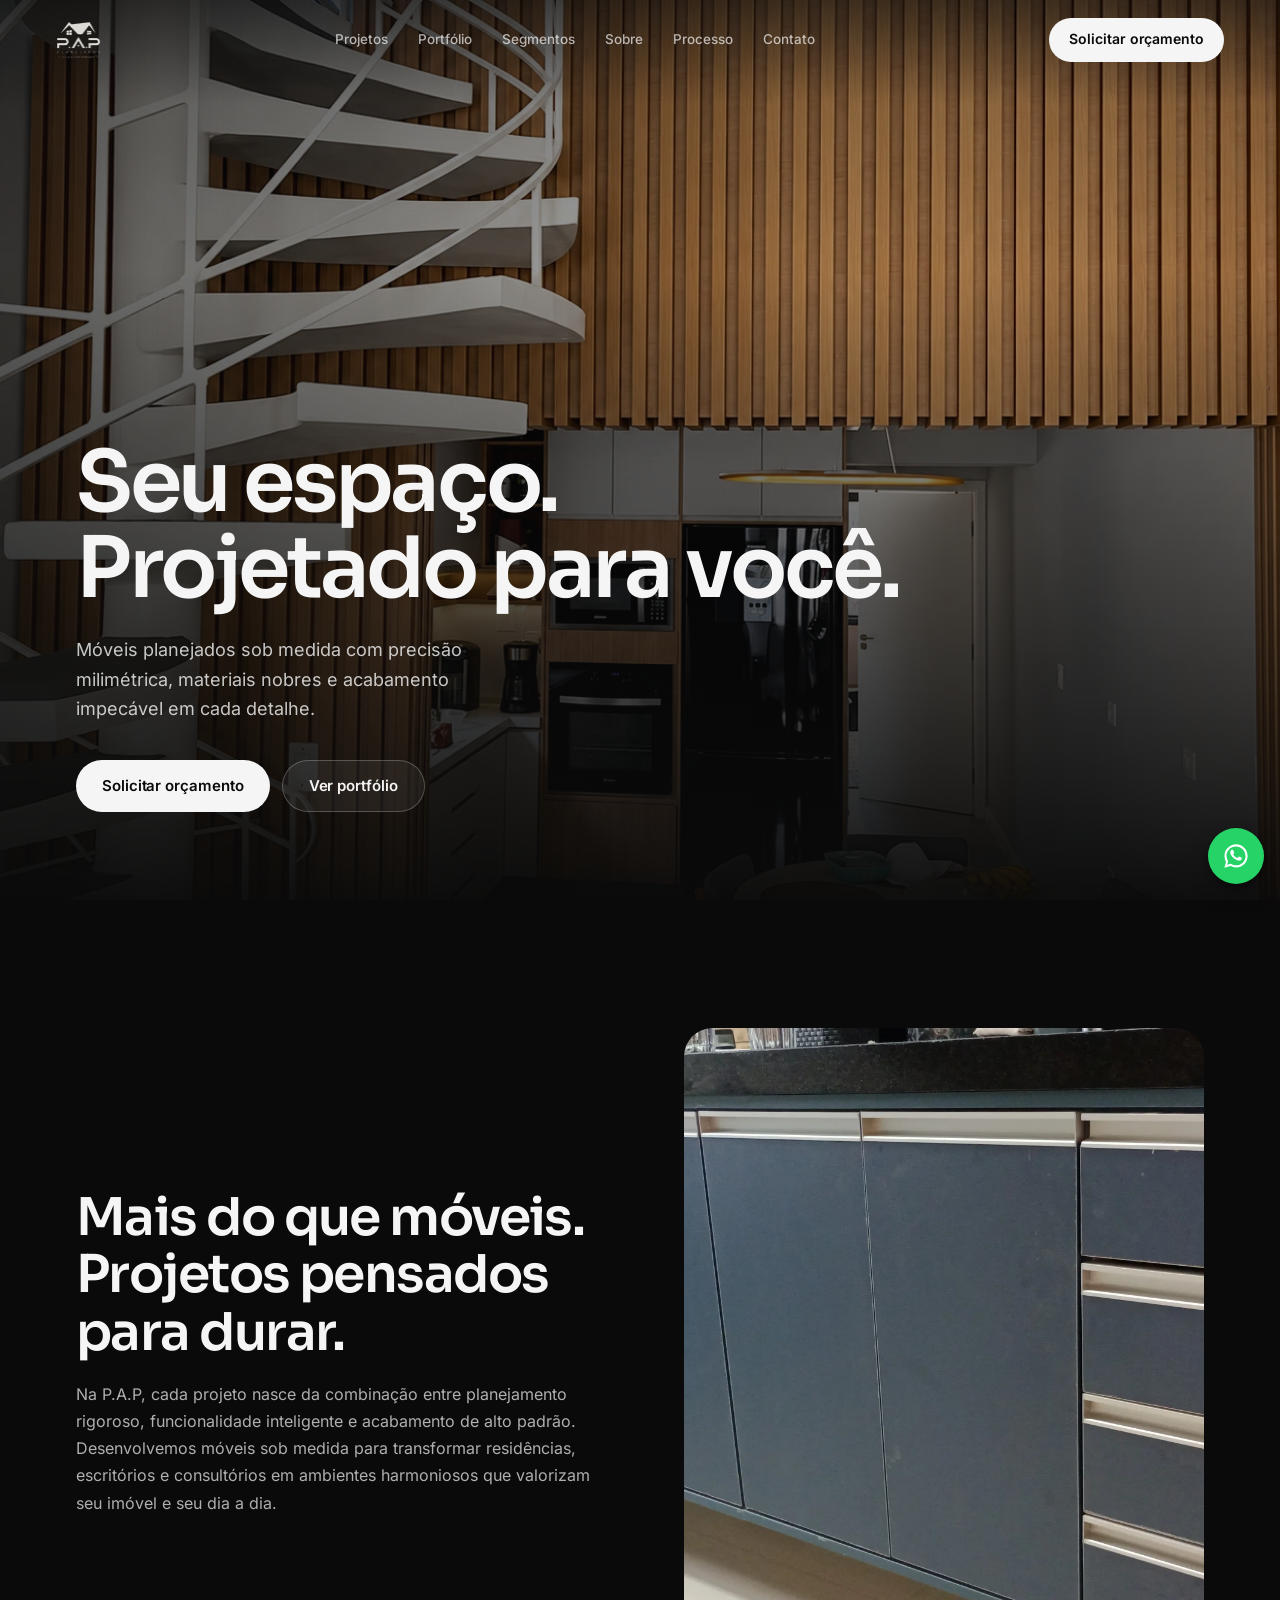
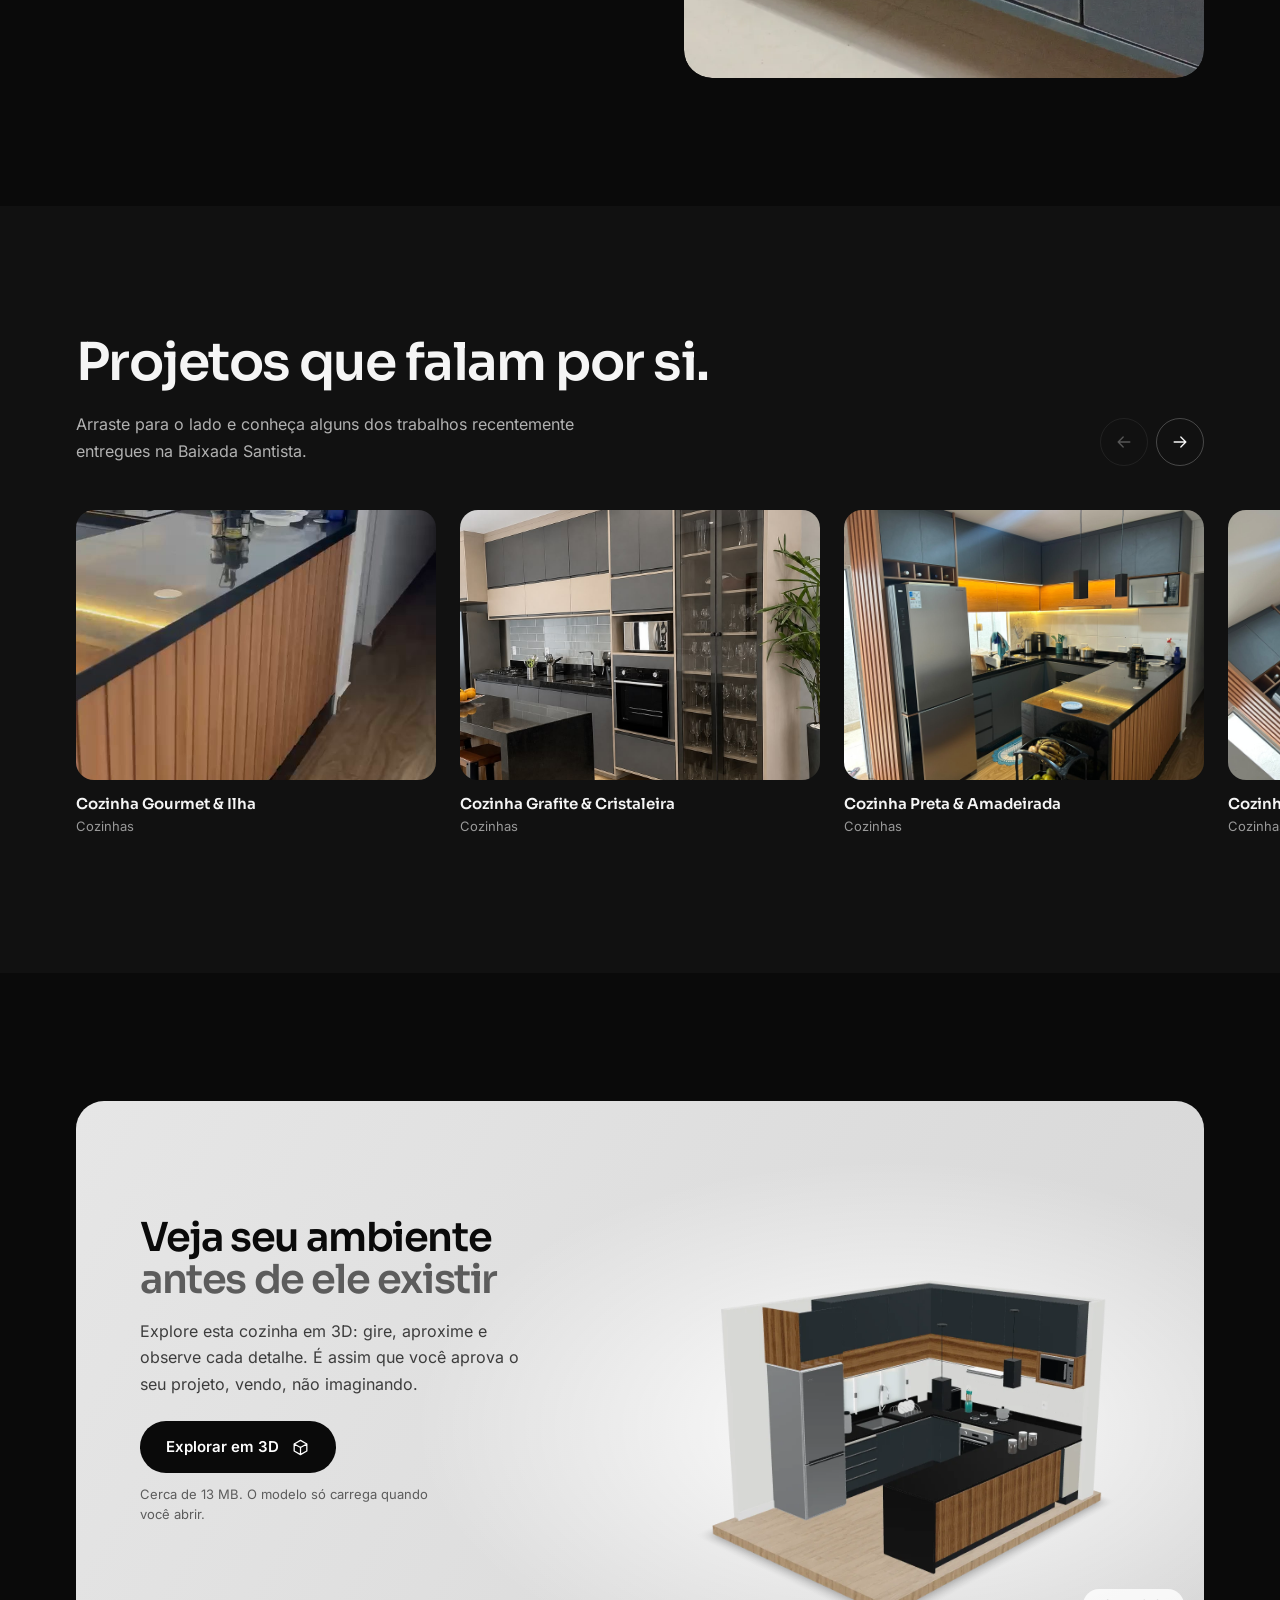
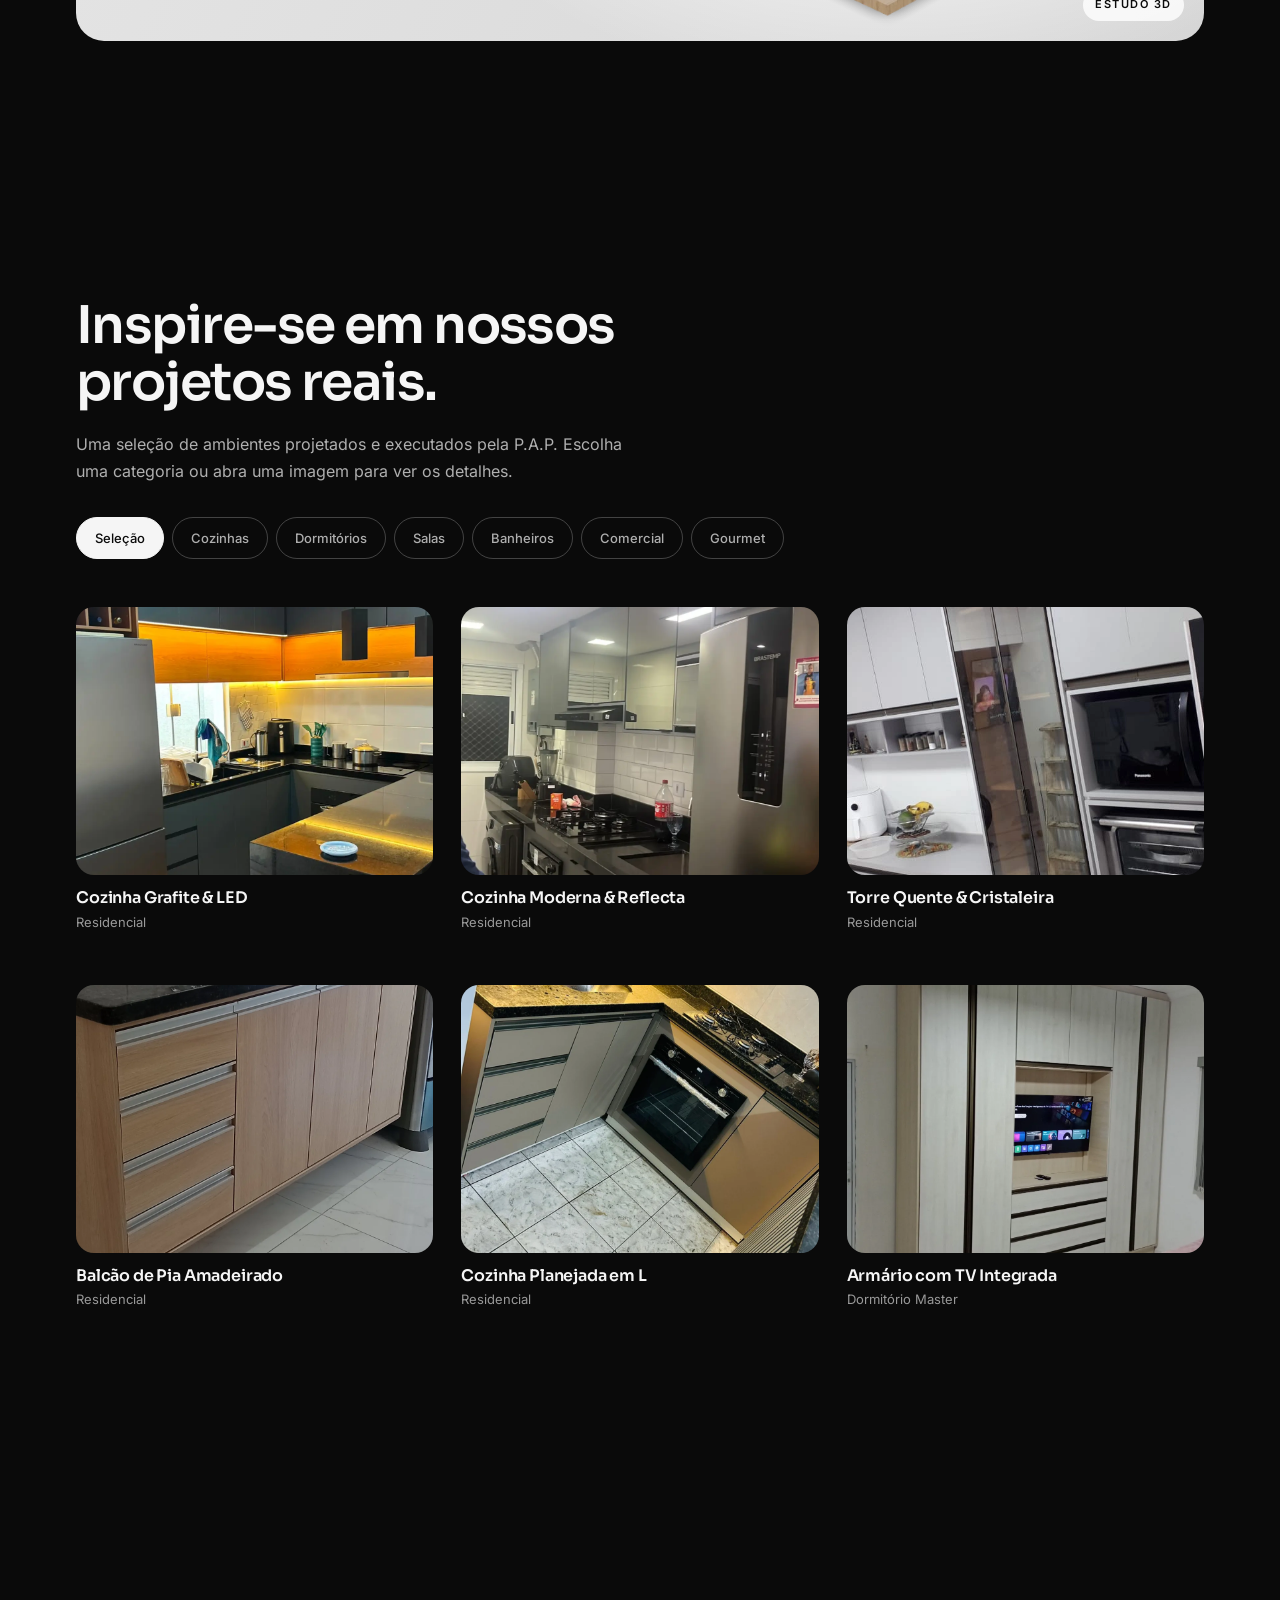
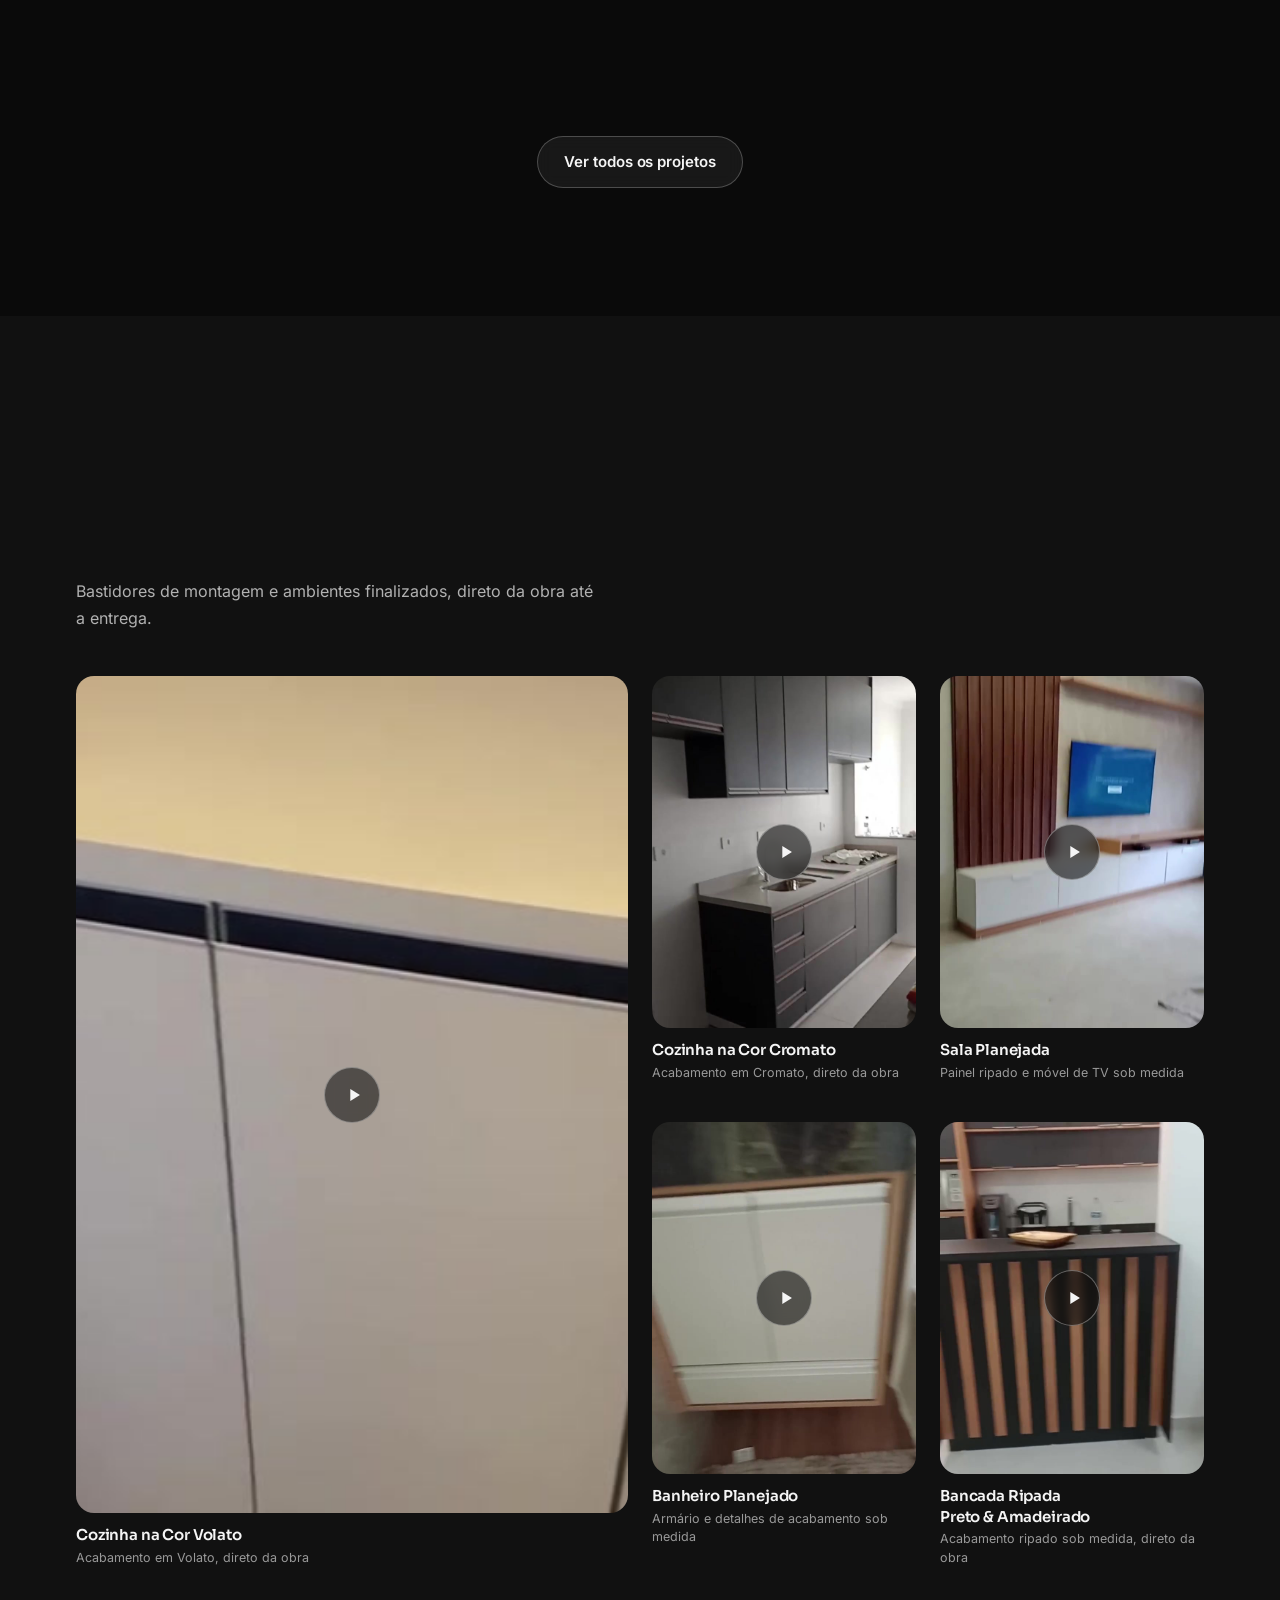
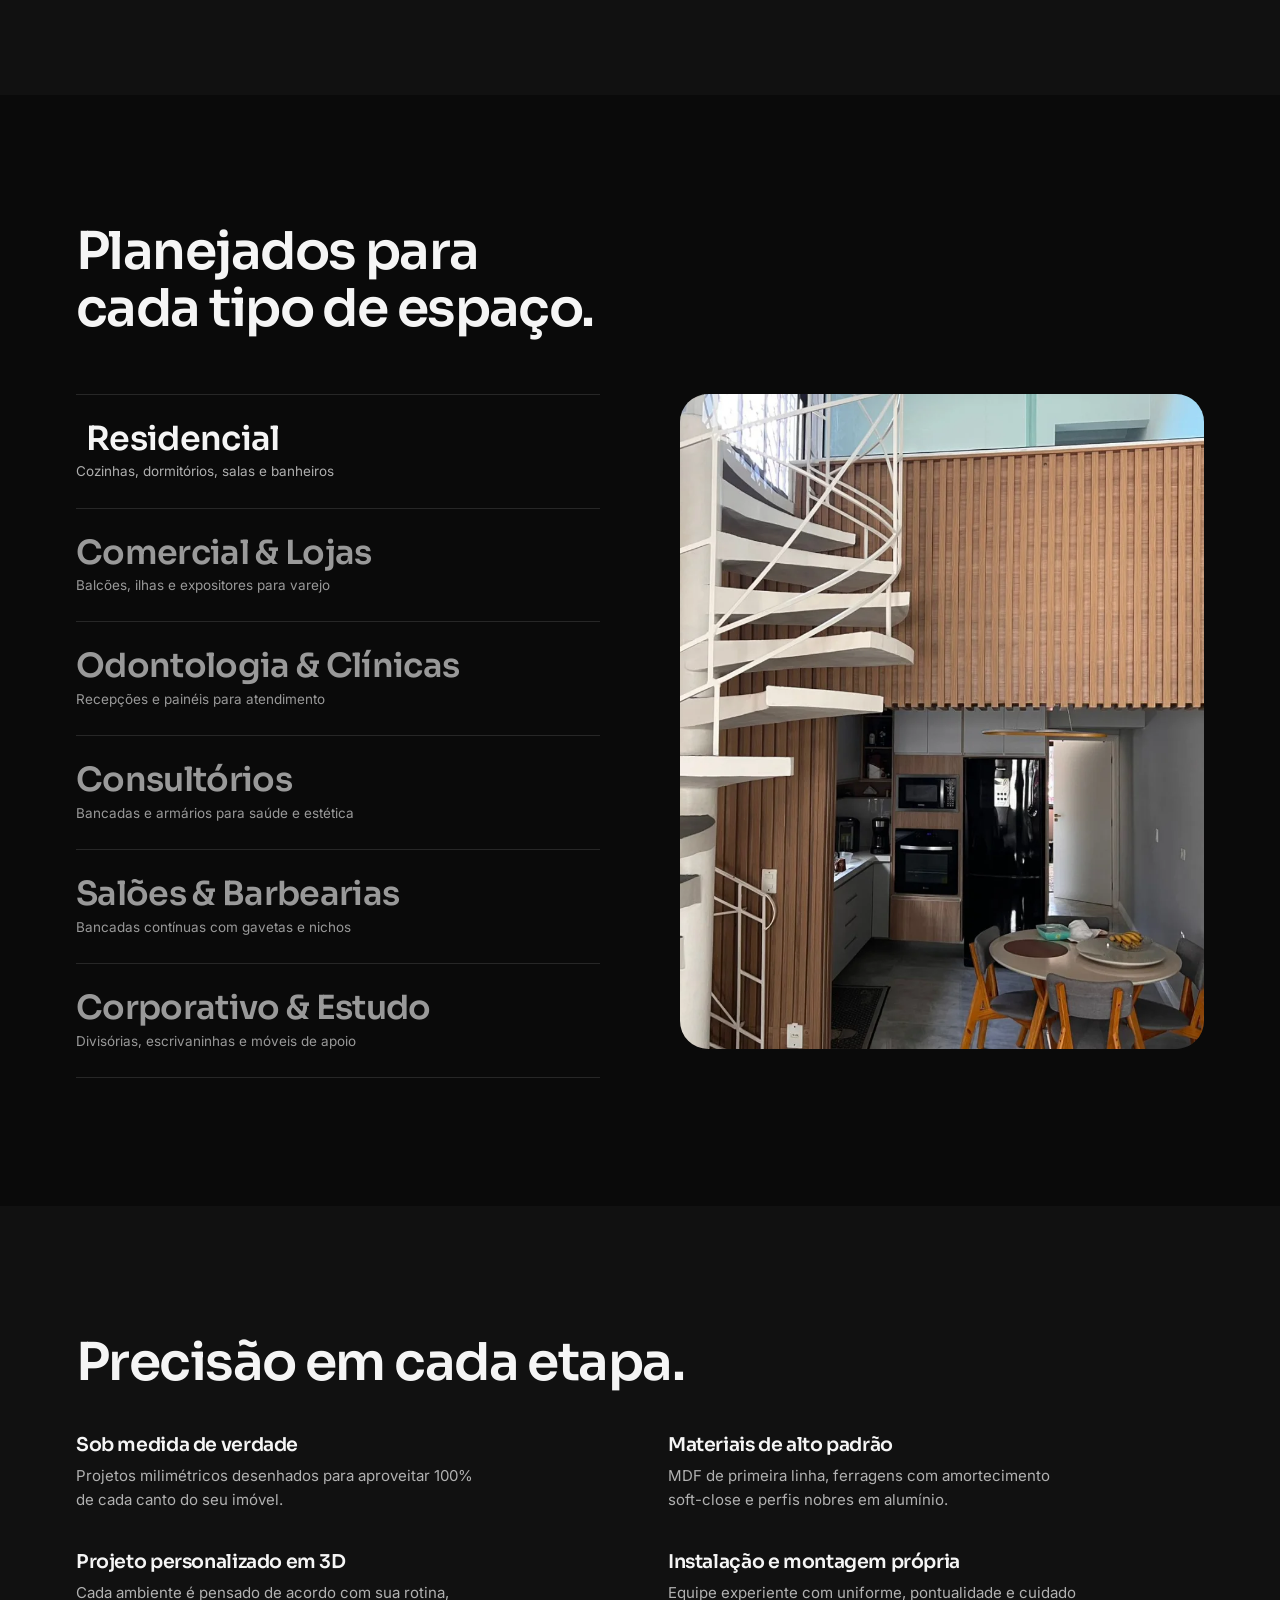
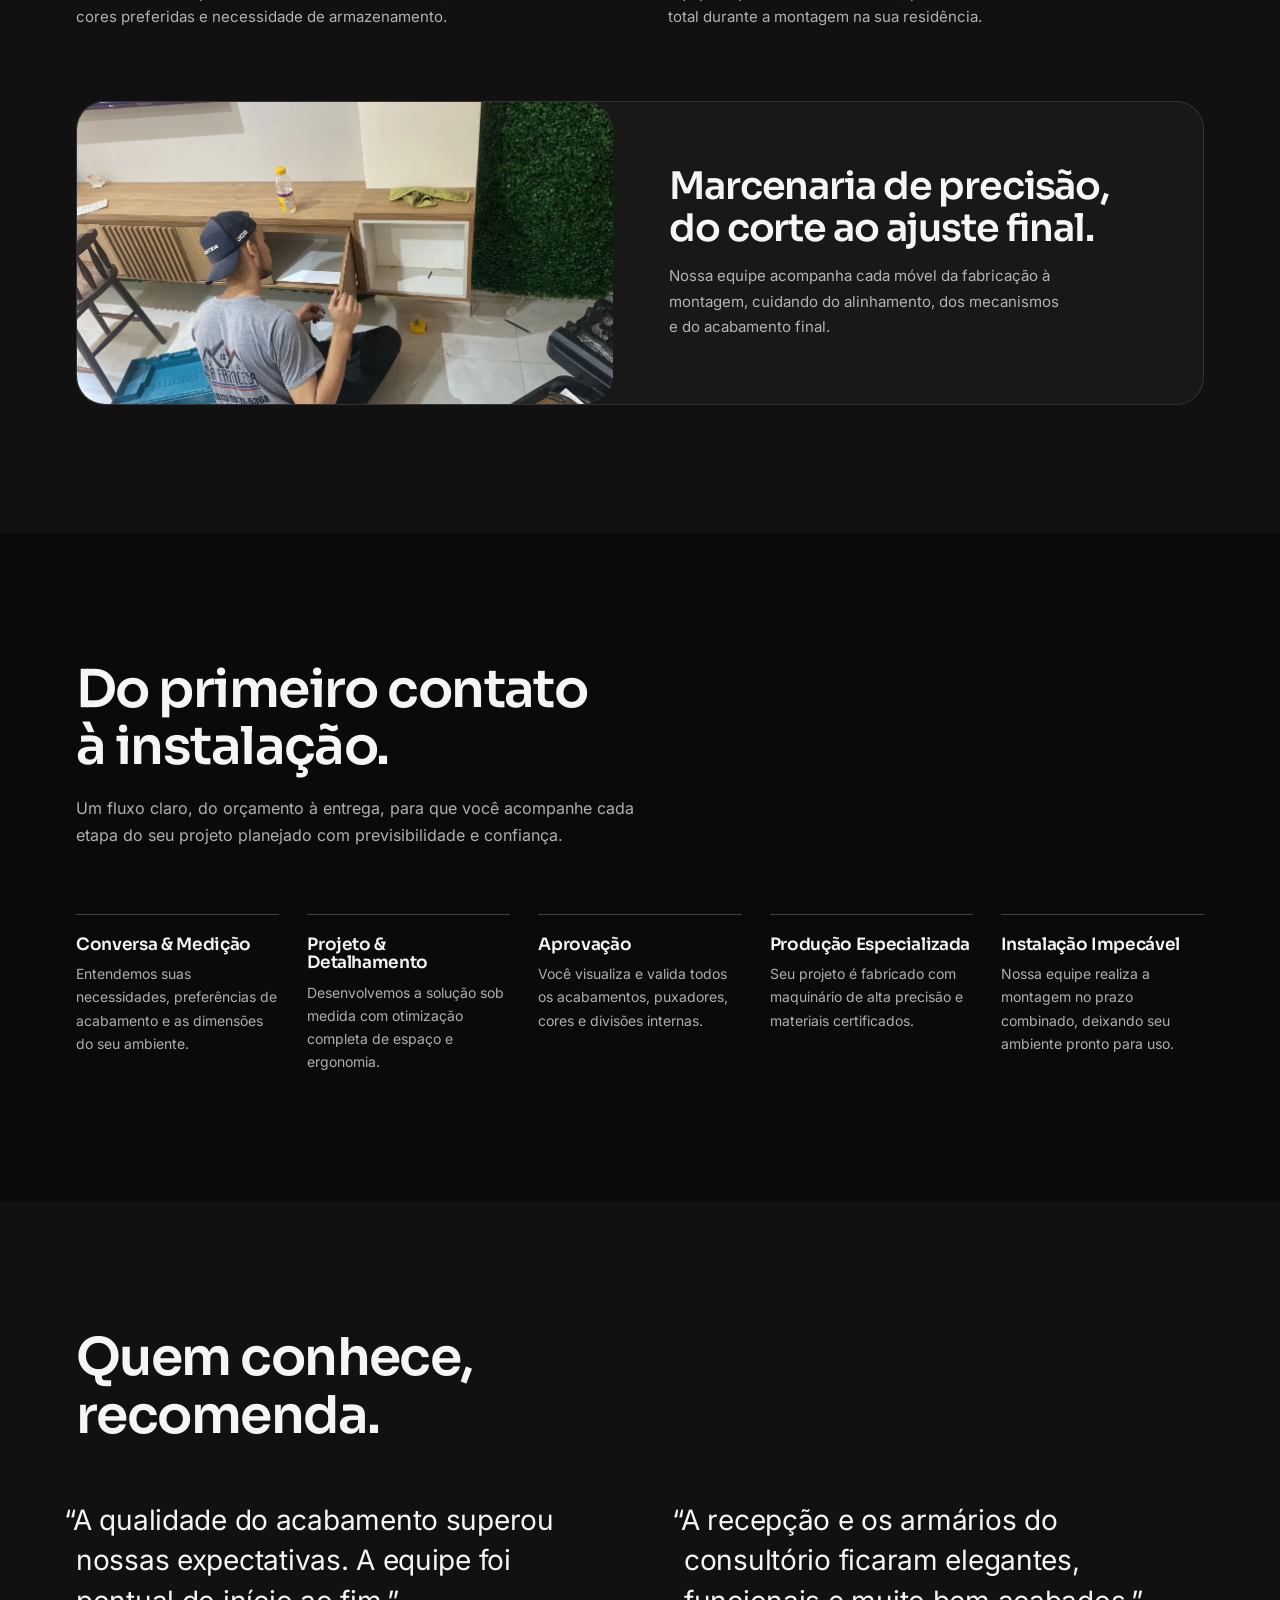
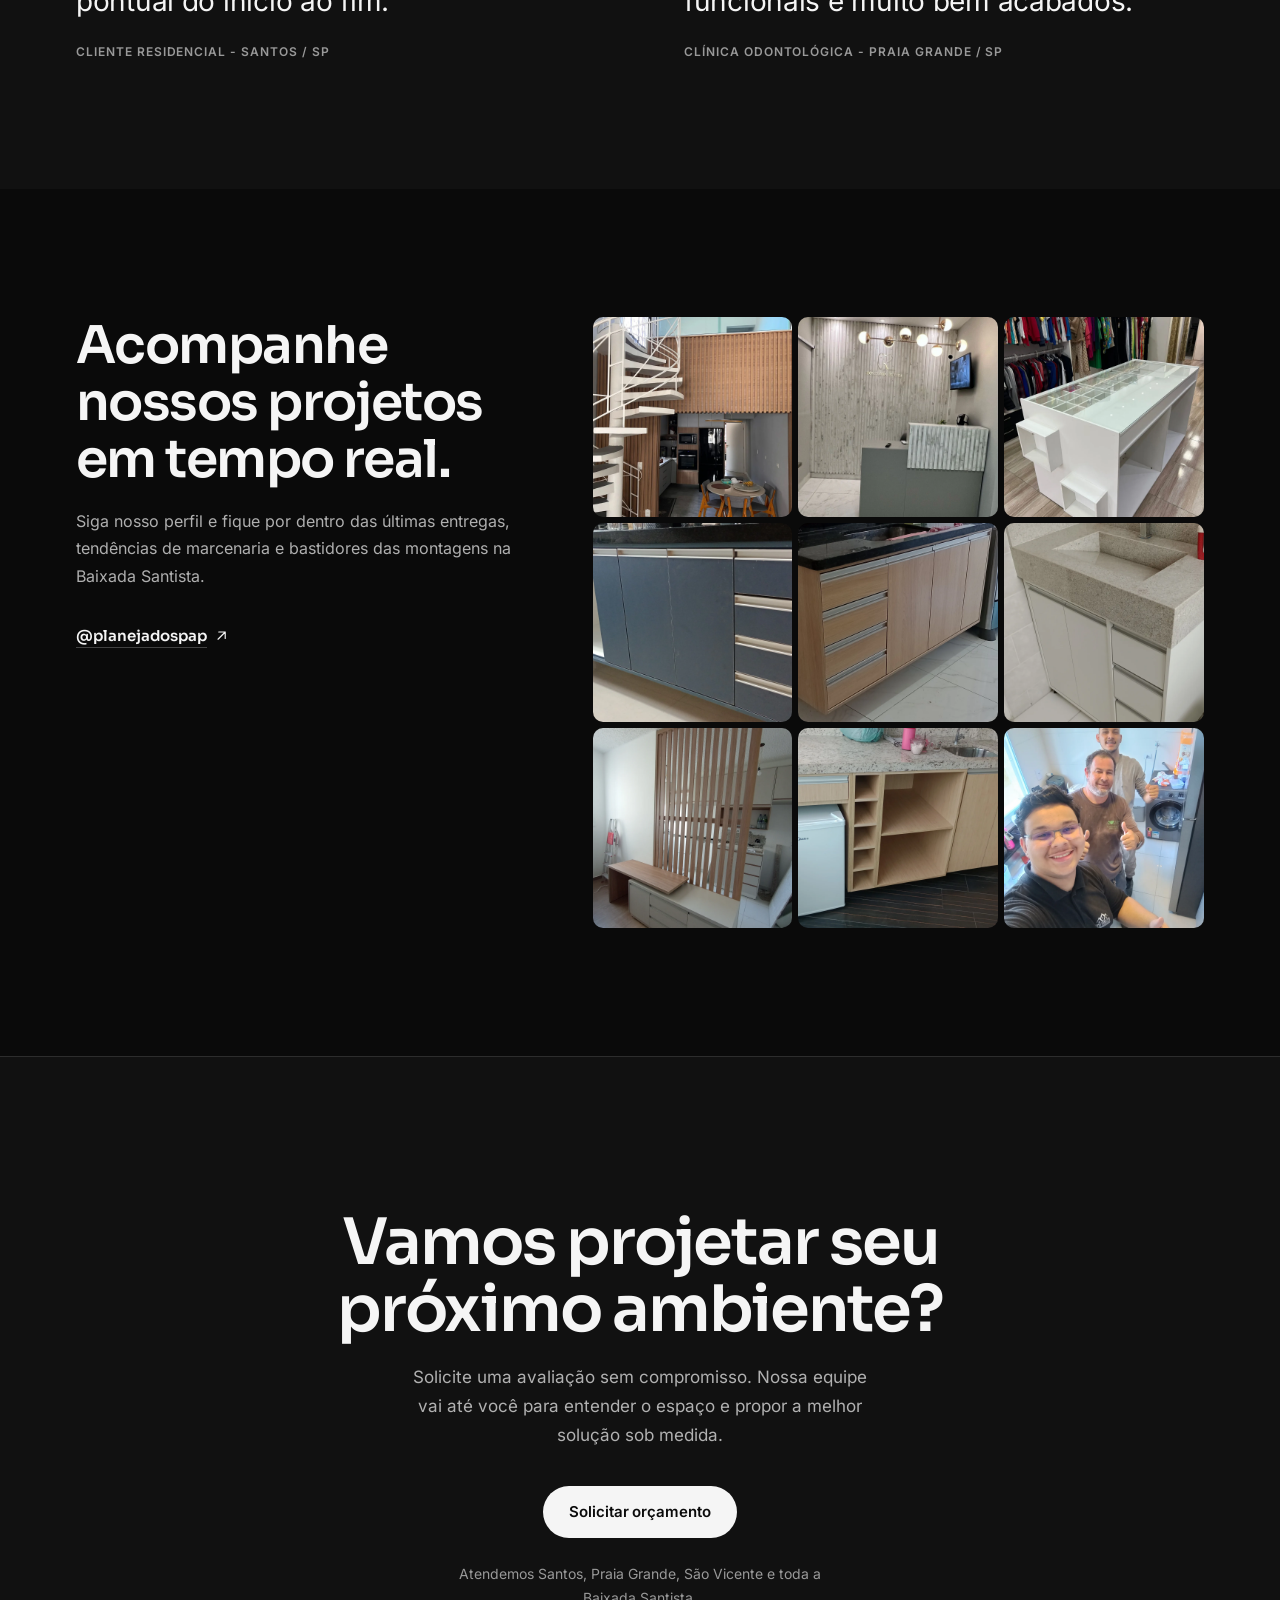
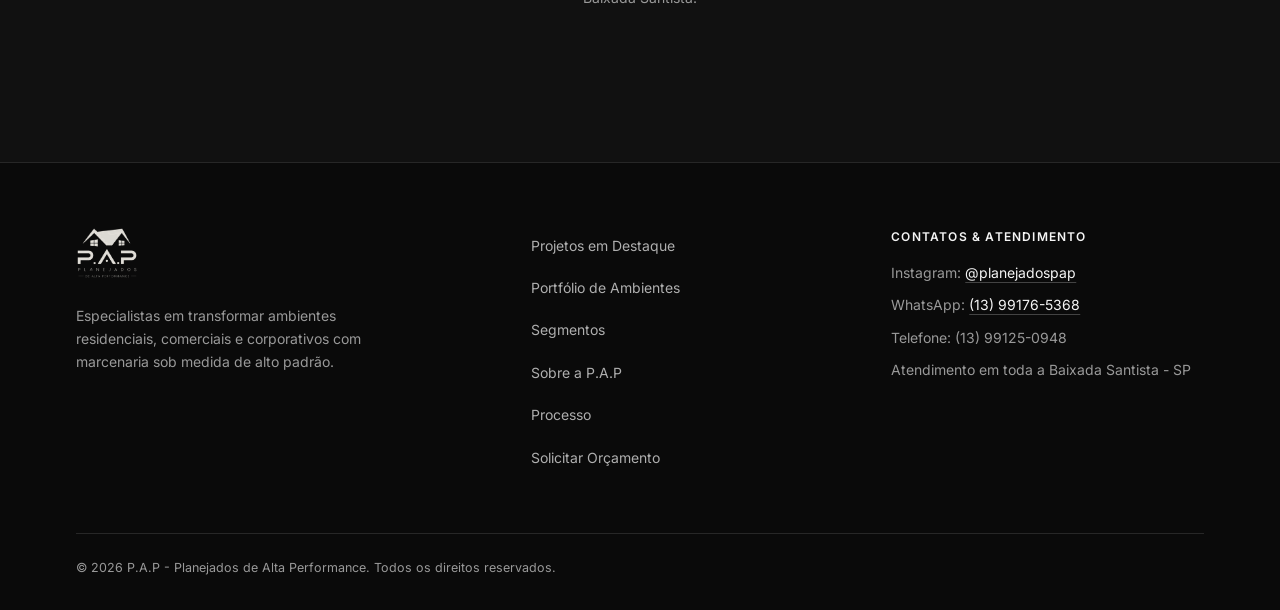
<file: index.html>
<!DOCTYPE html>
<html lang="pt-BR">
<head>
<meta charset="UTF-8">
<meta name="viewport" content="width=device-width, initial-scale=1.0, viewport-fit=cover">
<title>Móveis Planejados na Baixada Santista | P.A.P</title>
<meta name="description" content="Móveis planejados sob medida na Baixada Santista, SP. Projetos residenciais, comerciais e corporativos de alto padrão. Conheça o portfólio da P.A.P.">
<meta name="robots" content="index, follow, max-image-preview:large, max-snippet:-1, max-video-preview:-1">
<meta name="theme-color" content="#0a0a0a">
<meta name="format-detection" content="telephone=yes">
<link rel="canonical" href="https://planejadospap.com.br/">
<link rel="icon" href="/favicon.ico" sizes="any">
<link rel="icon" href="/icon-192.png" type="image/png" sizes="192x192">
<link rel="apple-touch-icon" href="/icon-192.png">
<link rel="manifest" href="/site.webmanifest">

<meta property="og:locale" content="pt_BR">
<meta property="og:type" content="website">
<meta property="og:site_name" content="P.A.P Planejados de Alta Performance">
<meta property="og:title" content="Móveis Planejados na Baixada Santista | P.A.P">
<meta property="og:description" content="Projetos de móveis planejados sob medida para residências, escritórios e consultórios na Baixada Santista.">
<meta property="og:url" content="https://planejadospap.com.br/">
<meta property="og:image" content="https://planejadospap.com.br/og-image.jpg">
<meta property="og:image:width" content="1200">
<meta property="og:image:height" content="630">
<meta property="og:image:alt" content="Projeto de móveis planejados da P.A.P">
<meta name="twitter:card" content="summary_large_image">
<meta name="twitter:title" content="Móveis Planejados na Baixada Santista | P.A.P">
<meta name="twitter:description" content="Projetos de móveis planejados sob medida para residências, escritórios e consultórios na Baixada Santista.">
<meta name="twitter:image" content="https://planejadospap.com.br/og-image.jpg">

<script type="application/ld+json">
{
  "@context": "https://schema.org",
  "@type": "HomeAndConstructionBusiness",
  "@id": "https://planejadospap.com.br/#empresa",
  "name": "P.A.P Planejados de Alta Performance",
  "url": "https://planejadospap.com.br/",
  "logo": "https://planejadospap.com.br/icon-512.png",
  "image": "https://planejadospap.com.br/og-image.jpg",
  "description": "Móveis planejados sob medida para ambientes residenciais, comerciais e corporativos na Baixada Santista.",
  "telephone": "+55 13 99176-5368",
  "areaServed": ["Santos", "Praia Grande", "São Vicente", "Baixada Santista"],
  "sameAs": ["https://www.instagram.com/planejadospap/"]
}
</script>
<link rel="preload" href="/assets/fonts/inter-latin-variable.woff2" as="font" type="font/woff2" crossorigin>
<link rel="preload" href="/assets/fonts/sora-latin-variable.woff2" as="font" type="font/woff2" crossorigin>
<link rel="stylesheet" href="/assets/css/styles.css?v=20261010-pb-3d-card">
<script>document.documentElement.classList.add('js')</script>
</head>
<body>
<a class="skip-link" href="#conteudo">Pular para o conteúdo</a>
<div id="headerSentinel" aria-hidden="true"></div>
<!-- Ícones: traço único de 1.6 em grade 24px -->
<svg class="icon-sprite" width="0" height="0" aria-hidden="true">
  <symbol id="icon-arrow-left" viewBox="0 0 24 24"><path d="M19 12H5M11 6l-6 6 6 6"/></symbol>
  <symbol id="icon-arrow-right" viewBox="0 0 24 24"><path d="M5 12h14M13 6l6 6-6 6"/></symbol>
  <symbol id="icon-arrow-up-right" viewBox="0 0 24 24"><path d="M7 17 17 7M8 7h9v9"/></symbol>
  <symbol id="icon-close" viewBox="0 0 24 24"><path d="M6 6l12 12M18 6 6 18"/></symbol>
  <symbol id="icon-instagram" viewBox="0 0 24 24"><rect x="3" y="3" width="18" height="18" rx="5"/><circle cx="12" cy="12" r="4"/><circle cx="17.4" cy="6.6" r="1" fill="currentColor" stroke="none"/></symbol>
  <symbol id="icon-play" viewBox="0 0 24 24"><path d="M8 5.5v13l10.5-6.5z" fill="currentColor" stroke="none"/></symbol>
  <symbol id="icon-cube" viewBox="0 0 24 24"><path d="m12 3 8 4.5v9L12 21l-8-4.5v-9L12 3Zm0 9 8-4.5M12 12 4 7.5M12 12v9"/></symbol>
  <symbol id="icon-orbit" viewBox="0 0 24 24"><ellipse cx="12" cy="12" rx="9" ry="3.6"/><path d="M12 3v18"/><path d="m18.6 6.4 1.2 3-3.2.4"/></symbol>
  <symbol id="icon-reset" viewBox="0 0 24 24"><path d="M4 12a8 8 0 1 0 2.4-5.7"/><path d="M4 4v4.5h4.5"/></symbol>
</svg>
<!-- ================= HEADER ================= -->
<header id="siteHeader">
  <a href="#top" class="logo" aria-label="P.A.P Planejados de Alta Performance, início"><img src="/assets/brand/logo.png" width="726" height="607" decoding="async" alt="P.A.P Planejados de Alta Performance"></a>

  <nav class="header-nav" aria-label="Navegação principal">
    <a href="#projetos">Projetos</a>
    <a href="#portfolio">Portfólio</a>
    <a href="#segmentos">Segmentos</a>
    <a href="#marca">Sobre</a>
    <a href="#processo">Processo</a>
    <a href="#contato">Contato</a>
  </nav>

  <a href="https://wa.me/5513991765368?text=Ol%C3%A1!%20Vi%20o%20site%20da%20P.A.P%20e%20gostaria%20de%20solicitar%20um%20or%C3%A7amento%20para%20m%C3%B3veis%20planejados." class="header-cta" target="_blank" rel="noopener">Solicitar orçamento</a>

  <button class="menu-btn" id="menuOpen" type="button" aria-label="Abrir menu" aria-controls="navDrawer" aria-expanded="false">
    MENU
    <span class="bars"><i></i><i></i></span>
  </button>
</header>

<!-- ================= NAV DRAWER (MOBILE) ================= -->
<div class="nav-drawer" id="navDrawer" aria-hidden="true">
  <button class="close-btn" id="menuClose" type="button" aria-label="Fechar menu">Fechar <svg class="icon" aria-hidden="true"><use href="#icon-close"/></svg></button>
  <ul>
    <li><a href="#projetos" class="nav-link">Projetos em Destaque</a></li>
    <li><a href="#portfolio" class="nav-link">Portfólio Completo</a></li>
    <li><a href="#segmentos" class="nav-link">Segmentos</a></li>
    <li><a href="#marca" class="nav-link">Sobre a P.A.P</a></li>
    <li><a href="#processo" class="nav-link">Nosso Processo</a></li>
    <li><a href="#contato" class="nav-link">Solicitar Orçamento</a></li>
  </ul>
  <div class="drawer-foot">
    <strong>BAIXADA SANTISTA - SP</strong><br>
    WhatsApp: (13) 99176-5368<br>
    @planejadospap
  </div>
</div>

<main id="conteudo">
<!-- ================= HERO ================= -->
<section class="hero" id="top">
  <div class="hero-photo">
    <img src="/assets/portfolio/hero-cozinha-escada-caracol.webp" width="1241" height="1249" alt="Cozinha planejada compacta com marcenaria em ripado de madeira e escada em caracol" fetchpriority="high">
  </div>
  <div class="hero-content">
    <h1><span class="line"><span style="--l:0">Seu espaço.</span></span> <span class="line"><span style="--l:1">Projetado para você.</span></span></h1>
    <p class="sub">Móveis planejados sob medida com precisão milimétrica, materiais nobres e acabamento impecável em cada detalhe.</p>
    <div class="hero-actions">
      <a href="https://wa.me/5513991765368?text=Ol%C3%A1!%20Vi%20o%20site%20da%20P.A.P%20e%20gostaria%20de%20solicitar%20um%20or%C3%A7amento%20para%20m%C3%B3veis%20planejados." class="btn-primary" target="_blank" rel="noopener">Solicitar orçamento</a>
      <a href="#portfolio" class="btn-secondary">Ver portfólio</a>
    </div>
  </div>
</section>

<!-- ================= MARCA ================= -->
<section class="marca sec-pad" id="marca">
  <div class="wrap">
    <div class="marca-grid">
      <div class="marca-text reveal">
        <h2 class="sec-title">Mais do que móveis. Projetos pensados para durar.</h2>
        <p class="sec-body">Na P.A.P, cada projeto nasce da combinação entre planejamento rigoroso, funcionalidade inteligente e acabamento de alto padrão. Desenvolvemos móveis sob medida para transformar residências, escritórios e consultórios em ambientes harmoniosos que valorizam seu imóvel e seu dia a dia.</p>
      </div>
      <div class="marca-photo reveal">
        <img src="assets/portfolio/656946691_18157551580436132_4123384268345423313_n.webp" alt="Detalhe de marcenaria com puxador perfil gola em alumínio e acabamento grafite" loading="lazy">
      </div>
    </div>
  </div>
</section>

<!-- ================= PROJETOS EM DESTAQUE (CAROUSEL) ================= -->
<section class="projetos sec-pad" id="projetos">
  <div class="wrap">
    <div class="gallery-header reveal">
      <div>
        <h2 class="sec-title">Projetos que falam por si.</h2>
        <p class="sec-body">Arraste para o lado e conheça alguns dos trabalhos recentemente entregues na Baixada Santista.</p>
      </div>
      <div class="gallery-controls">
        <button type="button" class="ctrl-btn" id="galleryPrev" aria-label="Projeto anterior"><svg class="icon" aria-hidden="true"><use href="#icon-arrow-left"/></svg></button>
        <button type="button" class="ctrl-btn" id="galleryNext" aria-label="Próximo projeto"><svg class="icon" aria-hidden="true"><use href="#icon-arrow-right"/></svg></button>
      </div>
    </div>
  </div>

  <div class="gallery" id="projectGallery" data-stagger>
    <div class="gcard" role="button" tabindex="0" data-modal-src="assets/portfolio/771821281_18137873269597614_3281045715636381874_n.jpg" data-modal-title="Cozinha Gourmet com Ilha Ripada" data-modal-tag="Cozinhas" data-modal-desc="Bancada americana revestida com ripado amadeirado sob medida, tampo em granito preto s&#227;o gabriel e ilumina&#231;&#227;o indireta em fita LED quente.">
      <div class="frame">
        <img src="assets/portfolio/771821281_18137873269597614_3281045715636381874_n.jpg" alt="Ilha gourmet com acabamento ripado e LED" loading="lazy">
      </div>
      <div class="meta"><span class="title">Cozinha Gourmet &amp; Ilha</span><span class="place">Cozinhas</span></div>
    </div>
    <div class="gcard" role="button" tabindex="0" data-modal-src="assets/portfolio/cozinha_grafite_cristaleira.jpg" data-modal-title="Cozinha Grafite com Cristaleira em Vidro" data-modal-tag="Cozinhas" data-modal-desc="Projeto completo com arm&#225;rios grafite fosco, cristaleira embutida com ilumina&#231;&#227;o interna, bancada em granito preto e painel ripado.">
      <div class="frame">
        <img src="assets/portfolio/cozinha_grafite_cristaleira.jpg" alt="Cozinha grafite com cristaleira em vidro e bancada preta" loading="lazy">
      </div>
      <div class="meta"><span class="title">Cozinha Grafite &amp; Cristaleira</span><span class="place">Cozinhas</span></div>
    </div>
    <div class="gcard" role="button" tabindex="0" data-modal-src="assets/portfolio/cozinha_preta_amadeirada.jpg" data-modal-title="Cozinha Preta &amp; Amadeirada com LED Quente" data-modal-tag="Cozinhas" data-modal-desc="Cozinha em U com arm&#225;rios superiores pretos, frentes amadeiradas, ilumina&#231;&#227;o indireta em LED quente e tampo em granito preto.">
      <div class="frame">
        <img src="assets/portfolio/cozinha_preta_amadeirada.jpg" alt="Cozinha preta e amadeirada com iluminação LED quente" loading="lazy">
      </div>
      <div class="meta"><span class="title">Cozinha Preta &amp; Amadeirada</span><span class="place">Cozinhas</span></div>
    </div>
    <div class="gcard" role="button" tabindex="0" data-modal-src="assets/portfolio/cozinha_amadeirada_led.jpg" data-modal-title="Cozinha Planejada em U com LED" data-modal-tag="Cozinhas" data-modal-desc="Vista completa da cozinha em U com ilha, ripado amadeirado no balc&#227;o, arm&#225;rios pretos e ilumina&#231;&#227;o LED embutida sob os superiores.">
      <div class="frame">
        <img src="assets/portfolio/cozinha_amadeirada_led.jpg" alt="Cozinha planejada em U com ilha amadeirada e LED" loading="lazy">
      </div>
      <div class="meta"><span class="title">Cozinha em U &amp; Ilha</span><span class="place">Cozinhas</span></div>
    </div>
    <div class="gcard" role="button" tabindex="0" data-modal-src="assets/portfolio/painel_led_curvo.jpg" data-modal-title="Painel com Nichos para TV e Rack Suspenso" data-modal-tag="Salas" data-modal-desc="Painel planejado com nichos embutidos para TV, arm&#225;rios superiores e gaveteiro suspenso com acabamento em laca branca.">
      <div class="frame">
        <img src="assets/portfolio/painel_led_curvo.jpg" alt="Painel planejado com nichos para TV e rack suspenso em laca branca" loading="lazy">
      </div>
      <div class="meta"><span class="title">Painel Home Theater</span><span class="place">Salas</span></div>
    </div>
    <div class="gcard" role="button" tabindex="0" data-modal-src="assets/portfolio/painel_ripado_rack_branco.jpg" data-modal-title="Painel Ripado com Prateleira Flutuante e Rack Baixo" data-modal-tag="Salas" data-modal-desc="Painel de TV com ripado amadeirado, prateleira flutuante em madeira e rack baixo modulado em laca branca com base e nicho em madeira.">
      <div class="frame">
        <img src="assets/portfolio/painel_ripado_rack_branco.jpg" alt="Painel de TV ripado com prateleira flutuante e rack baixo branco" loading="lazy">
      </div>
      <div class="meta"><span class="title">Painel Ripado &amp; Rack Baixo</span><span class="place">Salas</span></div>
    </div>
    <div class="gcard" role="button" tabindex="0" data-modal-src="assets/portfolio/626861431_18199326178327324_4661150930446564441_n.webp" data-modal-title="Dormit&#243;rio com TV Embutida" data-modal-tag="Dormit&#243;rios" data-modal-desc="Guarda-roupa planejado do piso ao teto com nicho central para Smart TV, gavet&#245;es refor&#231;ados e portas laterais com perfis pretos foscos.">
      <div class="frame">
        <img src="assets/portfolio/626861431_18199326178327324_4661150930446564441_n.webp" alt="Guarda-roupa planejado completo com nicho de TV" loading="lazy">
      </div>
      <div class="meta"><span class="title">Dormitório Master</span><span class="place">Dormit&#243;rios</span></div>
    </div>
    <div class="gcard" role="button" tabindex="0" data-modal-src="assets/portfolio/656189823_18096470621070677_5311744951089338807_n.webp" data-modal-title="Recep&#231;&#227;o Odontologia Est&#233;tica" data-modal-tag="Comercial &amp; Cl&#237;nicas" data-modal-desc="Painel ripado marmorizado com logo iluminada, balc&#227;o de atendimento com volumetria ripada em m&#225;rmore e gaveteiro funcional.">
      <div class="frame">
        <img src="assets/portfolio/656189823_18096470621070677_5311744951089338807_n.webp" alt="Recepção de consultório odontológico com painel ripado marmorizado" loading="lazy">
      </div>
      <div class="meta"><span class="title">Clínica Odontológica</span><span class="place">Comercial &amp; Cl&#237;nicas</span></div>
    </div>
    <div class="gcard" role="button" tabindex="0" data-modal-src="assets/portfolio/648809144_17952028710050139_8057385170268900861_n.webp" data-modal-title="Cozinha com Cristaleira Reflecta" data-modal-tag="Cozinhas" data-modal-desc="Arm&#225;rios superiores com portas em vidro reflecta bronze e perfil met&#225;lico escuro, nicho organizador de temperos e torre quente embutida.">
      <div class="frame">
        <img src="assets/portfolio/648809144_17952028710050139_8057385170268900861_n.webp" alt="Cozinha com cristaleira reflecta e torre quente" loading="lazy">
      </div>
      <div class="meta"><span class="title">Cristaleira Reflecta</span><span class="place">Cozinhas</span></div>
    </div>
    <div class="gcard" role="button" tabindex="0" data-modal-src="assets/portfolio/closet_iluminado.jpg" data-modal-title="Closet com Portas de Correr" data-modal-tag="Dormit&#243;rios &amp; Closets" data-modal-desc="Closet planejado com portas de correr, cabideiro central, prateleiras organizadoras e torre de gavetas internas.">
      <div class="frame">
        <img src="assets/portfolio/closet_iluminado.jpg" alt="Closet planejado com portas de correr e gavetas internas organizadoras" loading="lazy">
      </div>
      <div class="meta"><span class="title">Closet Planejado</span><span class="place">Dormit&#243;rios &amp; Closets</span></div>
    </div>
    <div class="gcard" role="button" tabindex="0" data-modal-src="assets/portfolio/653515737_18122916076597614_6469876313689469564_n.webp" data-modal-title="Espa&#231;o Gourmet &amp; Adega com Frigobar" data-modal-tag="Gourmet" data-modal-desc="Marcenaria para &#193;rea de lazer com nicho para frigobar Midea, colmeia adega vertical para garrafas de vinho e bancada em granito claro.">
      <div class="frame">
        <img src="assets/portfolio/653515737_18122916076597614_6469876313689469564_n.webp" alt="Balcão gourmet com adega e espaço para frigobar" loading="lazy">
      </div>
      <div class="meta"><span class="title">Espaço Gourmet &amp; Adega</span><span class="place">Gourmet</span></div>
    </div>
    <div class="gcard" role="button" tabindex="0" data-modal-src="assets/portfolio/651549019_17977772042829011_2336381106274795430_n.webp" data-modal-title="Banheiro com Cuba Esculpida &amp; Gabinete Suspenso" data-modal-tag="Banheiros" data-modal-desc="Gabinete suspenso em MDF resistente a umidade, portas com puxador perfil alum&#237;nio e cuba esculpida no pr&#243;prio granito.">
      <div class="frame">
        <img src="assets/portfolio/651549019_17977772042829011_2336381106274795430_n.webp" alt="Gabinete de banheiro suspenso sob cuba esculpida" loading="lazy">
      </div>
      <div class="meta"><span class="title">Banheiro sob Medida</span><span class="place">Banheiros</span></div>
    </div>
  </div>
</section>

<!-- ================= PROJETO INTERATIVO 3D ================= -->
<section class="projeto-3d sec-pad" id="projeto-3d">
  <div class="wrap">
    <div class="p3d reveal">
      <div class="p3d-copy">
        <h2 class="p3d-title">Veja seu ambiente <em>antes de ele existir</em></h2>
        <p class="p3d-lead">Explore esta cozinha em 3D: gire, aproxime e observe cada detalhe. É assim que você aprova o seu projeto, vendo, não imaginando.</p>
        <div class="p3d-acao">
          <button class="p3d-btn" id="abrirCozinha3d" type="button" aria-controls="cozinha3d">
            <span id="abrirCozinha3dTexto">Explorar em 3D</span>
            <svg class="icon" aria-hidden="true"><use href="#icon-cube"/></svg>
          </button>
          <a class="p3d-btn" id="pedirCozinha3d" hidden href="https://wa.me/5513991765368?text=Ol%C3%A1!%20Vi%20a%20cozinha%20em%203D%20no%20site%20da%20P.A.P%20e%20quero%20um%20projeto%20como%20este%20para%20o%20meu%20espa%C3%A7o." target="_blank" rel="noopener">
            Quero um projeto como este
            <svg class="icon" aria-hidden="true"><use href="#icon-arrow-right"/></svg>
          </a>
          <p class="p3d-status" id="statusCozinha3d" aria-live="polite">Cerca de 13 MB. O modelo só carrega quando você abrir.</p>
        </div>
      </div>

      <div class="p3d-stage" id="p3dStage" data-state="idle">
        <model-viewer
          id="cozinha3d"
          src="/assets/3d/cozinha-planejada.glb"
          alt="Modelo 3D interativo de uma cozinha planejada grafite com detalhes em madeira e ilha central ripada"
          loading="lazy"
          reveal="manual"
          camera-controls
          touch-action="pan-y"
          interaction-prompt="none"
          environment-image="neutral"
          tone-mapping="aces"
          camera-orbit="42deg 74deg 94%"
          field-of-view="30deg"
          min-camera-orbit="auto 45deg 78%"
          max-camera-orbit="auto 88deg 165%"
          rotation-per-second="14deg"
          auto-rotate-delay="0"
          shadow-intensity="1.2"
          shadow-softness="0.8"
          exposure="1.05"
        >
          <img class="p3d-poster" slot="poster" src="/assets/3d/cozinha-planejada-vista-3d.webp" width="1400" height="1100" alt="" loading="lazy" decoding="async">
          <div slot="progress-bar"></div>
        </model-viewer>

        <span class="p3d-selo" aria-hidden="true">Estudo 3D</span>
        <span class="p3d-hint" aria-hidden="true">Arraste para girar</span>
        <div class="p3d-progress" aria-hidden="true"><span id="p3dProgress"></span></div>

        <div class="p3d-tools">
          <button type="button" class="p3d-tool" id="p3dRotate" aria-pressed="false">
            <svg class="icon" aria-hidden="true"><use href="#icon-orbit"/></svg>
            Girar sozinho
          </button>
          <button type="button" class="p3d-tool" id="p3dReset">
            <svg class="icon" aria-hidden="true"><use href="#icon-reset"/></svg>
            Reiniciar vista
          </button>
        </div>
      </div>
    </div>
  </div>
</section>

<!-- ================= PORTFÓLIO COMPLETO INTERATIVO ================= -->
<section class="portfolio-sec sec-pad" id="portfolio">
  <div class="wrap">
    <h2 class="sec-title reveal">Inspire-se em nossos projetos reais.</h2>
    <p class="sec-body reveal">Uma seleção de ambientes projetados e executados pela P.A.P. Escolha uma categoria ou abra uma imagem para ver os detalhes.</p>
    <div class="filter-tabs reveal" id="portfolioFilter">
      <button type="button" class="tab-btn active" aria-pressed="true" data-filter="all">Seleção</button>
      <button type="button" class="tab-btn" aria-pressed="false" data-filter="cozinhas">Cozinhas</button>
      <button type="button" class="tab-btn" aria-pressed="false" data-filter="dormitorios">Dormitórios</button>
      <button type="button" class="tab-btn" aria-pressed="false" data-filter="salas">Salas</button>
      <button type="button" class="tab-btn" aria-pressed="false" data-filter="banheiros">Banheiros</button>
      <button type="button" class="tab-btn" aria-pressed="false" data-filter="comercial">Comercial</button>
      <button type="button" class="tab-btn" aria-pressed="false" data-filter="gourmet">Gourmet</button>
    </div>

    <!-- Portfolio Grid (24 curated projects) -->
    <div class="portfolio-grid" id="portfolioGrid" data-stagger>
      <div class="pitem" data-cat="cozinhas" role="button" tabindex="0" data-modal-src="assets/portfolio/hero_cozinha.jpg" data-modal-title="Cozinha com Ilumina&#231;&#227;o em LED Quente" data-modal-tag="Cozinhas" data-modal-desc="Bancada planejada com ilumina&#231;&#227;o linear em LED quente sob os arm&#225;rios superiores e puxadores em acabamento dourado.">
        <div class="pframe">
          <img src="assets/portfolio/hero_cozinha.jpg" alt="Bancada planejada com iluminação em LED quente" loading="lazy">
        </div>
        <div class="pinfo">
          <h3>Cozinha Grafite & LED</h3>
          <div class="pdesc"><span>Residencial</span></div>
        </div>
      </div>
      <div class="pitem" data-cat="cozinhas" role="button" tabindex="0" data-modal-src="assets/portfolio/771511806_18137873866597614_7677865511290163031_n.webp" data-modal-title="Cozinha Contempor&#226;nea com Vidro Reflecta" data-modal-tag="Cozinhas" data-modal-desc="Combina&#231;&#227;o de arm&#225;rios escuros, revestimento estilo metr&#244; white, fog&#227;o cooktop, coifa e arm&#225;rios a&#233;reos em vidro espelhado reflecta.">
        <div class="pframe">
          <img src="assets/portfolio/771511806_18137873866597614_7677865511290163031_n.webp" alt="Cozinha contemporânea com metrô white e reflecta" loading="lazy">
        </div>
        <div class="pinfo">
          <h3>Cozinha Moderna & Reflecta</h3>
          <div class="pdesc"><span>Residencial</span></div>
        </div>
      </div>
      <div class="pitem" data-cat="cozinhas" role="button" tabindex="0" data-modal-src="assets/portfolio/648809144_17952028710050139_8057385170268900861_n.webp" data-modal-title="Torre Quente &amp; Cristaleira Bronze" data-modal-tag="Cozinhas" data-modal-desc="Espa&#231;o otimizado com torre quente embutindo forno el&#233;trico e micro-ondas, porta cristaleira com perfis em alum&#237;nio e ilumina&#231;&#227;o interna.">
        <div class="pframe">
          <img src="assets/portfolio/648809144_17952028710050139_8057385170268900861_n.webp" alt="Torre quente e cristaleira reflecta bronze" loading="lazy">
        </div>
        <div class="pinfo">
          <h3>Torre Quente & Cristaleira</h3>
          <div class="pdesc"><span>Residencial</span></div>
        </div>
      </div>
      <div class="pitem" data-cat="cozinhas" role="button" tabindex="0" data-modal-src="assets/portfolio/670420067_18096588035514642_9021467782227233808_n.webp" data-modal-title="Balc&#227;o de Cozinha Amadeirado" data-modal-tag="Cozinhas" data-modal-desc="Gabinete inferior com acabamento carvalho amadeirado, 4 gavet&#245;es com corredi&#231;as telesc&#243;picas e puxadores de topo em perfil alum&#237;nio fosco.">
        <div class="pframe">
          <img src="assets/portfolio/670420067_18096588035514642_9021467782227233808_n.webp" alt="Balcão de cozinha com acabamento amadeirado" loading="lazy">
        </div>
        <div class="pinfo">
          <h3>Balcão de Pia Amadeirado</h3>
          <div class="pdesc"><span>Residencial</span></div>
        </div>
      </div>
      <div class="pitem" data-cat="cozinhas" role="button" tabindex="0" data-modal-src="assets/portfolio/654014211_18122918227597614_3577648327263670061_n.webp" data-modal-title="Cozinha em L com Cooktop Integrado" data-modal-tag="Cozinhas" data-modal-desc="Disposi&#231;&#227;o em L perfeita para aproveitamento de espa&#231;o, bancada em granito preto, gavetas com amortecimento e ilumina&#231;&#227;o de apoio.">
        <div class="pframe">
          <img src="assets/portfolio/654014211_18122918227597614_3577648327263670061_n.webp" alt="Cozinha planejada em L" loading="lazy">
        </div>
        <div class="pinfo">
          <h3>Cozinha Planejada em L</h3>
          <div class="pdesc"><span>Residencial</span></div>
        </div>
      </div>
      <div class="pitem" data-cat="dormitorios" role="button" tabindex="0" data-modal-src="assets/portfolio/626861431_18199326178327324_4661150930446564441_n.webp" data-modal-title="Guarda-Roupa com TV Embutida" data-modal-tag="Dormit&#243;rios" data-modal-desc="Arm&#225;rio do ch&#227;o ao teto em tom fendi com detalhes amadeirados, nicho central estruturado para TV, gavetas refor&#231;adas e portas de fechamento suave.">
        <div class="pframe">
          <img src="assets/portfolio/626861431_18199326178327324_4661150930446564441_n.webp" alt="Guarda-roupa planejado do chão ao teto com TV" loading="lazy">
        </div>
        <div class="pinfo">
          <h3>Armário com TV Integrada</h3>
          <div class="pdesc"><span>Dormitório Master</span></div>
        </div>
      </div>
      <div class="pitem" data-cat="dormitorios" role="button" tabindex="0" data-modal-src="assets/portfolio/closet_iluminado.jpg" data-modal-title="Closet com Prateleiras Organizadoras" data-modal-tag="Dormit&#243;rios" data-modal-desc="Closet planejado com portas de correr, cabideiro, prateleiras internas e gavetas para organiza&#231;&#227;o completa das pe&#231;as.">
        <div class="pframe">
          <img src="assets/portfolio/closet_iluminado.jpg" alt="Closet planejado com prateleiras e gavetas organizadoras" loading="lazy">
        </div>
        <div class="pinfo">
          <h3>Closet de Canto Sob Medida</h3>
          <div class="pdesc"><span>Closet & Suíte</span></div>
        </div>
      </div>
      <div class="pitem" data-cat="dormitorios" role="button" tabindex="0" data-modal-src="assets/portfolio/625682112_18153325210434859_8605762349988744471_n.webp" data-modal-title="Cabeceira Ripada com Mesas de Cabeceira" data-modal-tag="Dormit&#243;rios" data-modal-desc="Painel de cabeceira ripado de ponta a ponta com mesas de cabeceira integradas com gavetas e nichos superiores.">
        <div class="pframe">
          <img src="assets/portfolio/625682112_18153325210434859_8605762349988744471_n.webp" alt="Cabeceira ripada de casal com mesas de cabeceira" loading="lazy">
        </div>
        <div class="pinfo">
          <h3>Cabeceira Ripada com Mesas</h3>
          <div class="pdesc"><span>Suíte Casal</span></div>
        </div>
      </div>
      <div class="pitem" data-cat="dormitorios" role="button" tabindex="0" data-modal-src="assets/portfolio/557613358_18105601282597614_4868424705447329099_n.webp" data-modal-title="Guarda-Roupa Infantil Funcional" data-modal-tag="Dormit&#243;rios" data-modal-desc="Arm&#225;rio infantil sob medida com nichos organizadores, cabideiro duplo, gavetas embutidas e portas com amortecimento anti-impacto.">
        <div class="pframe">
          <img src="assets/portfolio/557613358_18105601282597614_4868424705447329099_n.webp" alt="Guarda-roupa infantil organizado sob medida" loading="lazy">
        </div>
        <div class="pinfo">
          <h3>Armário Infantil Sob Medida</h3>
          <div class="pdesc"><span>Quarto Infantil</span></div>
        </div>
      </div>
      <div class="pitem" data-cat="salas" role="button" tabindex="0" data-modal-src="assets/portfolio/painel_led_curvo.jpg" data-modal-title="Painel com Nichos e Rack Suspenso" data-modal-tag="Salas &amp; Pain&#233;is" data-modal-desc="Painel planejado em laca branca com nichos embutidos para TV e rack suspenso com gaveteiro inferior.">
        <div class="pframe">
          <img src="assets/portfolio/painel_led_curvo.jpg" alt="Painel planejado com nichos para TV e rack suspenso" loading="lazy">
        </div>
        <div class="pinfo">
          <h3>Painel Curvo com LED</h3>
          <div class="pdesc"><span>Home Theater</span></div>
        </div>
      </div>
      <div class="pitem" data-cat="salas" role="button" tabindex="0" data-modal-src="assets/portfolio/476722031_18083936746597614_7939393592334967556_n.webp" data-modal-title="Ambiente Duplex Integrado com Ripado" data-modal-tag="Salas &amp; Pain&#233;is" data-modal-desc="Painel ripado vertical de p&#233;-direito duplo integrando o mezanino, escada helicoidal branca e marcenaria da cozinha planejada.">
        <div class="pframe">
          <img src="assets/portfolio/476722031_18083936746597614_7939393592334967556_n.webp" alt="Apartamento duplex com painel ripado e cozinha integrada" loading="lazy">
        </div>
        <div class="pinfo">
          <h3>Duplex com Ripado Alto Padrão</h3>
          <div class="pdesc"><span>Ambientes Integrados</span></div>
        </div>
      </div>
      <div class="pitem" data-cat="salas" role="button" tabindex="0" data-modal-src="assets/portfolio/660687395_18526067992076096_7029671742358283814_n.webp" data-modal-title="Divis&#243;ria Ripada com Balc&#227;o de Apoio" data-modal-tag="Salas &amp; Pain&#233;is" data-modal-desc="Biombo vazado em madeira ripada separando ambientes com eleg&#226;ncia, integrado a um aparador com gavetas e bancada multifuncional.">
        <div class="pframe">
          <img src="assets/portfolio/660687395_18526067992076096_7029671742358283814_n.webp" alt="Divisória ripada vazada com aparador multifuncional" loading="lazy">
        </div>
        <div class="pinfo">
          <h3>Divisória Ripada Multifuncional</h3>
          <div class="pdesc"><span>Sala & Estudo</span></div>
        </div>
      </div>
      <div class="pitem" data-cat="salas" role="button" tabindex="0" data-modal-src="assets/portfolio/655087763_18061400918340965_6511577631260147442_n.webp" data-modal-title="Rack Suspenso com Nicho" data-modal-tag="Salas &amp; Pain&#233;is" data-modal-desc="Rack suspenso em grafite fosco com nicho central para aparelhos e gavetas laterais com puxadores de toque.">
        <div class="pframe">
          <img src="assets/portfolio/655087763_18061400918340965_6511577631260147442_n.webp" alt="Rack suspenso grafite com nicho para sala" loading="lazy">
        </div>
        <div class="pinfo">
          <h3>Rack Suspenso Minimalista</h3>
          <div class="pdesc"><span>Sala de Estar</span></div>
        </div>
      </div>
      <div class="pitem" data-cat="banheiros" role="button" tabindex="0" data-modal-src="assets/portfolio/651549019_17977772042829011_2336381106274795430_n.webp" data-modal-title="Gabinete Suspenso com Cuba Esculpida" data-modal-tag="Banheiros" data-modal-desc="Gabinete de banheiro com 2 portas e 3 gavetas com perfis de alum&#237;nio, estruturado sob bancada em granito com cuba esculpida.">
        <div class="pframe">
          <img src="assets/portfolio/651549019_17977772042829011_2336381106274795430_n.webp" alt="Gabinete de banheiro suspenso com cuba esculpida" loading="lazy">
        </div>
        <div class="pinfo">
          <h3>Gabinete & Cuba Esculpida</h3>
          <div class="pdesc"><span>Banheiro & Lavabo</span></div>
        </div>
      </div>
      <div class="pitem" data-cat="banheiros" role="button" tabindex="0" data-modal-src="assets/portfolio/banheiro_verde_sage.jpg" data-modal-title="Gabinete Suspenso com Cuba Esculpida" data-modal-tag="Banheiros" data-modal-desc="Gabinete branco suspenso com cuba esculpida em pedra preta e acabamento resistente a &#225;reas molhadas.">
        <div class="pframe">
          <img src="assets/portfolio/banheiro_verde_sage.jpg" alt="Gabinete branco suspenso com cuba esculpida em pedra preta" loading="lazy">
        </div>
        <div class="pinfo">
          <h3>Gabinete Verde Sage & Madeira</h3>
          <div class="pdesc"><span>Banheiro & Lavabo</span></div>
        </div>
      </div>
      <div class="pitem" data-cat="banheiros" role="button" tabindex="0" data-modal-src="assets/portfolio/538258423_18101788456597614_2865914763826427446_n.webp" data-modal-title="Gabinete Suspenso Carvalho" data-modal-tag="Banheiros" data-modal-desc="M&#243;vel de banheiro suspenso com acabamento carvalho claro, portas amplas e gavet&#227;o inferior sob cuba de embutir.">
        <div class="pframe">
          <img src="assets/portfolio/538258423_18101788456597614_2865914763826427446_n.webp" alt="Gabinete suspenso em madeira sob mármore" loading="lazy">
        </div>
        <div class="pinfo">
          <h3>Gabinete Suspenso Carvalho</h3>
          <div class="pdesc"><span>Banheiro Suíte</span></div>
        </div>
      </div>
      <div class="pitem" data-cat="banheiros" role="button" tabindex="0" data-modal-src="assets/portfolio/670930548_18087140582210190_1097218359672476117_n.webp" data-modal-title="Gabinete com Nichos de Apoio" data-modal-tag="Banheiros" data-modal-desc="Gabinete compacto e funcional com nicho lateral em madeira para toalhas e aromatizadores, porta basculante e bancada em granito escuro.">
        <div class="pframe">
          <img src="assets/portfolio/670930548_18087140582210190_1097218359672476117_n.webp" alt="Gabinete com nicho aberto para toalhas" loading="lazy">
        </div>
        <div class="pinfo">
          <h3>Gabinete com Nicho Lateral</h3>
          <div class="pdesc"><span>Lavabo</span></div>
        </div>
      </div>
      <div class="pitem" data-cat="comercial" role="button" tabindex="0" data-modal-src="assets/portfolio/656189823_18096470621070677_5311744951089338807_n.webp" data-modal-title="Recep&#231;&#227;o Odontologia Est&#233;tica" data-modal-tag="Comercial &amp; Cl&#237;nicas" data-modal-desc="Painel de fundo e balc&#227;o frontal com revestimento ripado marmorizado calacatta, ilumina&#231;&#227;o cenogr&#225;fica e design imponente para cl&#237;nica.">
        <div class="pframe">
          <img src="assets/portfolio/656189823_18096470621070677_5311744951089338807_n.webp" alt="Recepção de consultório com ripado marmorizado" loading="lazy">
        </div>
        <div class="pinfo">
          <h3>Clínica Odontológica</h3>
          <div class="pdesc"><span>Recepção Comercial</span></div>
        </div>
      </div>
      <div class="pitem" data-cat="comercial" role="button" tabindex="0" data-modal-src="assets/portfolio/consultorio_estetica.jpg" data-modal-title="Bancada de Atendimento em L" data-modal-tag="Comercial &amp; Cl&#237;nicas" data-modal-desc="Bancada de recep&#231;&#227;o planejada em formato L, com passagem organizada de cabos e acabamento em laminado branco.">
        <div class="pframe">
          <img src="assets/portfolio/consultorio_estetica.jpg" alt="Bancada de recepção planejada em formato L" loading="lazy">
        </div>
        <div class="pinfo">
          <h3>Consultório & Estética</h3>
          <div class="pdesc"><span>Saúde & Bem-estar</span></div>
        </div>
      </div>
      <div class="pitem" data-cat="comercial" role="button" tabindex="0" data-modal-src="assets/portfolio/653929248_18100020032488840_2461284919705129883_n.webp" data-modal-title="Ilha Comercial com Tampo de Vidro" data-modal-tag="Comercial &amp; Cl&#237;nicas" data-modal-desc="M&#243;vel ilha central sob medida para loja/boutique com tampo de vidro para exposi&#231;&#227;o de semijoias e acess&#243;rios, nichos inferiores e gavet&#227;o.">
        <div class="pframe">
          <img src="assets/portfolio/653929248_18100020032488840_2461284919705129883_n.webp" alt="Ilha comercial de atendimento com tampo de vidro" loading="lazy">
        </div>
        <div class="pinfo">
          <h3>Ilha Comercial para Boutique</h3>
          <div class="pdesc"><span>Loja & Varejo</span></div>
        </div>
      </div>
      <div class="pitem" data-cat="comercial" role="button" tabindex="0" data-modal-src="assets/portfolio/656778467_18082914872602847_2399619288587727742_n.webp" data-modal-title="Bancada Comercial para Barbearia / Sal&#227;o" data-modal-tag="Comercial &amp; Cl&#237;nicas" data-modal-desc="Bancada cont&#237;nua sob medida para barbearia e sal&#227;o de beleza com nichos para equipamentos, gavetas com fechadura e tampo marmorizado.">
        <div class="pframe">
          <img src="assets/portfolio/656778467_18082914872602847_2399619288587727742_n.webp" alt="Bancada contínua para salão e barbearia" loading="lazy">
        </div>
        <div class="pinfo">
          <h3>Estação Comercial & Salão</h3>
          <div class="pdesc"><span>Barbearia & Salão</span></div>
        </div>
      </div>
      <div class="pitem" data-cat="gourmet" role="button" tabindex="0" data-modal-src="assets/portfolio/653515737_18122916076597614_6469876313689469564_n.webp" data-modal-title="Adega com Espa&#231;o para Frigobar" data-modal-tag="Gourmet &amp; Detalhes" data-modal-desc="M&#243;vel gourmet sob bancada de granito com nicho sob medida para frigobar, colmeia vertical para 5 garrafas e portas com fechamento suave.">
        <div class="pframe">
          <img src="assets/portfolio/653515737_18122916076597614_6469876313689469564_n.webp" alt="Adega com nicho para frigobar e colmeia de vinho" loading="lazy">
        </div>
        <div class="pinfo">
          <h3>Adega & Bar Gourmet</h3>
          <div class="pdesc"><span>Área Gourmet</span></div>
        </div>
      </div>
      <div class="pitem" data-cat="gourmet" role="button" tabindex="0" data-modal-src="assets/portfolio/662520126_18125474977597614_3762328755463635080_n.webp" data-modal-title="Despenseiro com Gavetas Visor Acr&#237;lico" data-modal-tag="Gourmet &amp; Detalhes" data-modal-desc="Torre despenseira de alta funcionalidade com gavet&#245;es internos equipados com visor frontal transparente para organiza&#231;&#227;o impec&#225;vel de mantimentos.">
        <div class="pframe">
          <img src="assets/portfolio/662520126_18125474977597614_3762328755463635080_n.webp" alt="Gavetas despenseiras com visor transparente" loading="lazy">
        </div>
        <div class="pinfo">
          <h3>Despenseiro Inteligente</h3>
          <div class="pdesc"><span>Armazenamento</span></div>
        </div>
      </div>
      <div class="pitem" data-cat="gourmet" role="button" tabindex="0" data-modal-src="assets/portfolio/656946691_18157551580436132_4123384268345423313_n.webp" data-modal-title="Puxador Perfil Gola Alum&#237;nio" data-modal-tag="Gourmet &amp; Detalhes" data-modal-desc="Macro detalhe de marcenaria de alto padr&#227;o demonstrando a uni&#227;o perfeita de bordas, portas alinhadas milimetricamente e perfil gola embutido.">
        <div class="pframe">
          <img src="assets/portfolio/656946691_18157551580436132_4123384268345423313_n.webp" alt="Detalhe de puxadores perfil gola e acabamento perfeito" loading="lazy">
        </div>
        <div class="pinfo">
          <h3>Perfil Gola & Acabamento</h3>
          <div class="pdesc"><span>Rigor Técnico</span></div>
        </div>
      </div>
    </div>

    <div class="portfolio-more">
      <button type="button" class="btn-secondary" id="portfolioMore">Ver todos os projetos</button>
    </div>
  </div>
</section>

<!-- ================= LIGHTBOX MODAL ================= -->
<div class="modal" id="projectModal" aria-hidden="true">
  <div class="modal-dialog" role="dialog" aria-modal="true" aria-labelledby="modalTitle">
    <button type="button" class="modal-close" id="modalClose" aria-label="Fechar visualização"><svg class="icon" aria-hidden="true"><use href="#icon-close"/></svg></button>
    <div class="modal-img-wrap">
      <img id="modalImg" src="[data-uri]" alt="">
    </div>
    <div class="modal-body">
      <div>
        <span class="modal-tag" id="modalTag">AMBIENTE</span>
        <h3 class="modal-title" id="modalTitle">Nome do Projeto</h3>
      </div>
      <p class="modal-desc" id="modalDesc">Descrição detalhada do projeto executado.</p>
      <div class="modal-foot">
        <a href="#" id="modalWaBtn" class="modal-cta" target="_blank" rel="noopener">Solicitar orçamento <svg class="icon" aria-hidden="true"><use href="#icon-arrow-right"/></svg></a>
      </div>
    </div>
  </div>
</div>

<!-- ================= VÍDEOS ================= -->
<section class="videos-sec sec-pad" id="videos">
  <div class="wrap">
    <h2 class="sec-title reveal">Veja o processo e o resultado em vídeo.</h2>
    <p class="sec-body reveal">Bastidores de montagem e ambientes finalizados, direto da obra até a entrega.</p>

    <div class="video-grid" data-stagger>
      <div class="vcard">
        <div class="vframe vframe-square">
          <video
            playsinline
            preload="none"
            poster="assets/videos/video-1-poster.jpg">
            <source src="assets/videos/video-1.mp4" type="video/mp4">
          </video>
          <span class="play-hint" aria-hidden="true"><svg class="icon"><use href="#icon-play"/></svg></span>
        </div>
        <div class="vinfo">
          <h3>Cozinha na Cor Volato</h3>
          <div class="vdesc">Acabamento em Volato, direto da obra</div>
        </div>
      </div>
      <div class="vcard">
        <div class="vframe vframe-portrait">
          <video
            playsinline
            preload="none"
            poster="assets/videos/video-2-poster.jpg">
            <source src="assets/videos/video-2.mp4" type="video/mp4">
          </video>
          <span class="play-hint" aria-hidden="true"><svg class="icon"><use href="#icon-play"/></svg></span>
        </div>
        <div class="vinfo">
          <h3>Cozinha na Cor Cromato</h3>
          <div class="vdesc">Acabamento em Cromato, direto da obra</div>
        </div>
      </div>
      <div class="vcard">
        <div class="vframe vframe-portrait">
          <video
            playsinline
            preload="none"
            poster="assets/videos/video-3-poster.jpg">
            <source src="assets/videos/video-3.mp4" type="video/mp4">
          </video>
          <span class="play-hint" aria-hidden="true"><svg class="icon"><use href="#icon-play"/></svg></span>
        </div>
        <div class="vinfo">
          <h3>Sala Planejada</h3>
          <div class="vdesc">Painel ripado e móvel de TV sob medida</div>
        </div>
      </div>
      <div class="vcard">
        <div class="vframe vframe-portrait">
          <video
            playsinline
            preload="none"
            poster="assets/videos/video-4-poster.jpg">
            <source src="assets/videos/video-4.mp4" type="video/mp4">
          </video>
          <span class="play-hint" aria-hidden="true"><svg class="icon"><use href="#icon-play"/></svg></span>
        </div>
        <div class="vinfo">
          <h3>Banheiro Planejado</h3>
          <div class="vdesc">Armário e detalhes de acabamento sob medida</div>
        </div>
      </div>
      <div class="vcard">
        <div class="vframe vframe-portrait">
          <video
            playsinline
            preload="none"
            poster="assets/videos/video-5-poster.jpg">
            <source src="assets/videos/video-5.mp4" type="video/mp4">
          </video>
          <span class="play-hint" aria-hidden="true"><svg class="icon"><use href="#icon-play"/></svg></span>
        </div>
        <div class="vinfo">
          <h3>Bancada Ripada Preto & Amadeirado</h3>
          <div class="vdesc">Acabamento ripado sob medida, direto da obra</div>
        </div>
      </div>

    </div>
  </div>
</section>

<!-- ================= SEGMENTOS ================= -->
<section class="segmentos sec-pad" id="segmentos">
  <div class="wrap">
    <h2 class="sec-title reveal">Planejados para cada tipo de espaço.</h2>
    <div class="seg-layout">
      <ul class="seg-list" data-stagger>
        <li class="seg-row is-active">
          <img class="seg-thumb" src="assets/portfolio/476722031_18083936746597614_7939393592334967556_n.webp" alt="" loading="lazy">
          <div><h3>Residencial</h3><p>Cozinhas, dormitórios, salas e banheiros</p></div>
        </li>
        <li class="seg-row">
          <img class="seg-thumb" src="assets/portfolio/653929248_18100020032488840_2461284919705129883_n.webp" alt="" loading="lazy">
          <div><h3>Comercial &amp; Lojas</h3><p>Balcões, ilhas e expositores para varejo</p></div>
        </li>
        <li class="seg-row">
          <img class="seg-thumb" src="assets/portfolio/656189823_18096470621070677_5311744951089338807_n.webp" alt="" loading="lazy">
          <div><h3>Odontologia &amp; Clínicas</h3><p>Recepções e painéis para atendimento</p></div>
        </li>
        <li class="seg-row">
          <img class="seg-thumb" src="assets/portfolio/consultorio_estetica.jpg" alt="" loading="lazy">
          <div><h3>Consultórios</h3><p>Bancadas e armários para saúde e estética</p></div>
        </li>
        <li class="seg-row">
          <img class="seg-thumb" src="assets/portfolio/656778467_18082914872602847_2399619288587727742_n.webp" alt="" loading="lazy">
          <div><h3>Salões &amp; Barbearias</h3><p>Bancadas contínuas com gavetas e nichos</p></div>
        </li>
        <li class="seg-row">
          <img class="seg-thumb" src="assets/portfolio/660687395_18526067992076096_7029671742358283814_n.webp" alt="" loading="lazy">
          <div><h3>Corporativo &amp; Estudo</h3><p>Divisórias, escrivaninhas e móveis de apoio</p></div>
        </li>
      </ul>
      <div class="seg-preview">
        <img class="is-active" src="assets/portfolio/476722031_18083936746597614_7939393592334967556_n.webp" alt="Ambiente residencial duplex com painel ripado e cozinha integrada" loading="lazy">
        <img src="assets/portfolio/653929248_18100020032488840_2461284919705129883_n.webp" alt="Ilha comercial de boutique com tampo de vidro" loading="lazy">
        <img src="assets/portfolio/656189823_18096470621070677_5311744951089338807_n.webp" alt="Recepção de clínica odontológica em ripado marmorizado" loading="lazy">
        <img src="assets/portfolio/consultorio_estetica.jpg" alt="Bancada e armários planejados para consultório" loading="lazy">
        <img src="assets/portfolio/656778467_18082914872602847_2399619288587727742_n.webp" alt="Bancada contínua planejada para salão e barbearia" loading="lazy">
        <img src="assets/portfolio/660687395_18526067992076096_7029671742358283814_n.webp" alt="Divisória ripada com bancada multifuncional" loading="lazy">
      </div>
    </div>
  </div>
</section>

<!-- ================= DIFERENCIAIS ================= -->
<section class="diferenciais sec-pad">
  <div class="wrap">
    <h2 class="sec-title reveal">Precisão em cada etapa.</h2>
    <div class="dlist" data-stagger>
      <div class="ditem"><h3>Sob medida de verdade</h3><p>Projetos milimétricos desenhados para aproveitar 100% de cada canto do seu imóvel.</p></div>
      <div class="ditem"><h3>Materiais de alto padrão</h3><p>MDF de primeira linha, ferragens com amortecimento soft-close e perfis nobres em alumínio.</p></div>
      <div class="ditem"><h3>Projeto personalizado em 3D</h3><p>Cada ambiente é pensado de acordo com sua rotina, cores preferidas e necessidade de armazenamento.</p></div>
      <div class="ditem"><h3>Instalação e montagem própria</h3><p>Equipe experiente com uniforme, pontualidade e cuidado total durante a montagem na sua residência.</p></div>
    </div>
    <div class="craft-card reveal">
      <div class="craft-card-img">
        <img src="assets/portfolio/558269907_18105598066597614_2145877879448635393_n.webp" alt="Montador experiente da P.A.P instalando painel ripado sob medida" loading="lazy">
      </div>
      <div class="craft-card-content">
        <h3>Marcenaria de precisão, do corte ao ajuste final.</h3>
        <p>Nossa equipe acompanha cada móvel da fabricação à montagem, cuidando do alinhamento, dos mecanismos e do acabamento final.</p>
      </div>
    </div>

  </div>
</section>

<!-- ================= PROCESSO ================= -->
<section class="processo sec-pad" id="processo">
  <div class="wrap">
    <h2 class="sec-title reveal">Do primeiro contato à instalação.</h2>
    <p class="sec-body reveal">Um fluxo claro, do orçamento à entrega, para que você acompanhe cada etapa do seu projeto planejado com previsibilidade e confiança.</p>
    <ol class="ptimeline" data-stagger>
      <li class="pstep">
        <h3>Conversa &amp; Medição</h3>
        <p>Entendemos suas necessidades, preferências de acabamento e as dimensões do seu ambiente.</p>
      </li>
      <li class="pstep">
        <h3>Projeto &amp; Detalhamento</h3>
        <p>Desenvolvemos a solução sob medida com otimização completa de espaço e ergonomia.</p>
      </li>
      <li class="pstep">
        <h3>Aprovação</h3>
        <p>Você visualiza e valida todos os acabamentos, puxadores, cores e divisões internas.</p>
      </li>
      <li class="pstep">
        <h3>Produção Especializada</h3>
        <p>Seu projeto é fabricado com maquinário de alta precisão e materiais certificados.</p>
      </li>
      <li class="pstep">
        <h3>Instalação Impecável</h3>
        <p>Nossa equipe realiza a montagem no prazo combinado, deixando seu ambiente pronto para uso.</p>
      </li>
    </ol>
  </div>
</section>

<!-- ================= PROVA SOCIAL / EQUIPE ================= -->
<section class="social sec-pad">
  <div class="wrap">
    <h2 class="sec-title reveal">Quem conhece, recomenda.</h2>
    <div class="testi-slot" data-stagger>
      <div class="testi-row">
        <p class="quote">“A qualidade do acabamento superou nossas expectativas. A equipe foi pontual do início ao fim.”</p>
        <div class="who">CLIENTE RESIDENCIAL - SANTOS / SP</div>
      </div>
      <div class="testi-row">
        <p class="quote">“A recepção e os armários do consultório ficaram elegantes, funcionais e muito bem acabados.”</p>
        <div class="who">CLÍNICA ODONTOLÓGICA - PRAIA GRANDE / SP</div>
      </div>
    </div>
  </div>
</section>

<!-- ================= INSTAGRAM ================= -->
<section class="insta sec-pad">
  <div class="wrap">
    <div class="insta-content">
      <div class="reveal">
        <h2 class="sec-title">Acompanhe nossos projetos em tempo real.</h2>
        <p class="sec-body insta-copy">Siga nosso perfil e fique por dentro das últimas entregas, tendências de marcenaria e bastidores das montagens na Baixada Santista.</p>
        <a href="https://instagram.com/planejadospap" target="_blank" rel="noopener" class="handle">@planejadospap <svg class="icon" aria-hidden="true"><use href="#icon-arrow-up-right"/></svg></a>
      </div>
      <div class="insta-grid" data-stagger>
        <div class="cell">
          <img src="assets/portfolio/476722031_18083936746597614_7939393592334967556_n.webp" alt="Projeto P.A.P no Instagram" loading="lazy">
          <a href="https://instagram.com/planejadospap" target="_blank" rel="noopener" aria-label="Ver no Instagram">
            <svg class="icon" aria-hidden="true"><use href="#icon-instagram"/></svg>
          </a>
        </div>
        <div class="cell">
          <img src="assets/portfolio/656189823_18096470621070677_5311744951089338807_n.webp" alt="Projeto P.A.P no Instagram" loading="lazy">
          <a href="https://instagram.com/planejadospap" target="_blank" rel="noopener" aria-label="Ver no Instagram">
            <svg class="icon" aria-hidden="true"><use href="#icon-instagram"/></svg>
          </a>
        </div>
        <div class="cell">
          <img src="assets/portfolio/653929248_18100020032488840_2461284919705129883_n.webp" alt="Projeto P.A.P no Instagram" loading="lazy">
          <a href="https://instagram.com/planejadospap" target="_blank" rel="noopener" aria-label="Ver no Instagram">
            <svg class="icon" aria-hidden="true"><use href="#icon-instagram"/></svg>
          </a>
        </div>
        <div class="cell">
          <img src="assets/portfolio/656946691_18157551580436132_4123384268345423313_n.webp" alt="Projeto P.A.P no Instagram" loading="lazy">
          <a href="https://instagram.com/planejadospap" target="_blank" rel="noopener" aria-label="Ver no Instagram">
            <svg class="icon" aria-hidden="true"><use href="#icon-instagram"/></svg>
          </a>
        </div>
        <div class="cell">
          <img src="assets/portfolio/670420067_18096588035514642_9021467782227233808_n.webp" alt="Projeto P.A.P no Instagram" loading="lazy">
          <a href="https://instagram.com/planejadospap" target="_blank" rel="noopener" aria-label="Ver no Instagram">
            <svg class="icon" aria-hidden="true"><use href="#icon-instagram"/></svg>
          </a>
        </div>
        <div class="cell">
          <img src="assets/portfolio/651549019_17977772042829011_2336381106274795430_n.webp" alt="Projeto P.A.P no Instagram" loading="lazy">
          <a href="https://instagram.com/planejadospap" target="_blank" rel="noopener" aria-label="Ver no Instagram">
            <svg class="icon" aria-hidden="true"><use href="#icon-instagram"/></svg>
          </a>
        </div>
        <div class="cell">
          <img src="assets/portfolio/660687395_18526067992076096_7029671742358283814_n.webp" alt="Projeto P.A.P no Instagram" loading="lazy">
          <a href="https://instagram.com/planejadospap" target="_blank" rel="noopener" aria-label="Ver no Instagram">
            <svg class="icon" aria-hidden="true"><use href="#icon-instagram"/></svg>
          </a>
        </div>
        <div class="cell">
          <img src="assets/portfolio/653515737_18122916076597614_6469876313689469564_n.webp" alt="Projeto P.A.P no Instagram" loading="lazy">
          <a href="https://instagram.com/planejadospap" target="_blank" rel="noopener" aria-label="Ver no Instagram">
            <svg class="icon" aria-hidden="true"><use href="#icon-instagram"/></svg>
          </a>
        </div>
        <div class="cell">
          <img src="assets/portfolio/587496731_18112044883597614_4257147251353277974_n.webp" alt="Equipe P.A.P reunida" loading="lazy">
          <a href="https://instagram.com/planejadospap" target="_blank" rel="noopener" aria-label="Ver no Instagram">
            <svg class="icon" aria-hidden="true"><use href="#icon-instagram"/></svg>
          </a>
        </div>
      </div>
    </div>
  </div>
</section>

<!-- ================= CTA FINAL ================= -->
<section class="cta-final" id="contato">
  <div class="wrap">
    <h2 class="reveal">Vamos projetar seu próximo ambiente?</h2>
    <p class="reveal">Solicite uma avaliação sem compromisso. Nossa equipe vai até você para entender o espaço e propor a melhor solução sob medida.</p>
    <a href="https://wa.me/5513991765368?text=Ol%C3%A1!%20Vi%20o%20site%20da%20P.A.P%20e%20gostaria%20de%20solicitar%20um%20or%C3%A7amento%20para%20m%C3%B3veis%20planejados." class="btn-primary reveal" target="_blank" rel="noopener">Solicitar orçamento</a>
    <p class="cta-region">Atendemos Santos, Praia Grande, São Vicente e toda a Baixada Santista.</p>
  </div>
</section>

</main>

<!-- ================= FOOTER ================= -->
<footer>
  <div class="wrap">
    <div class="foot-grid">
      <div>
        <a href="#top" class="foot-logo" aria-label="Voltar ao início"><img src="/assets/brand/logo.png" width="726" height="607" loading="lazy" decoding="async" alt="P.A.P Planejados de Alta Performance"></a>
        <p class="foot-about">
          Especialistas em transformar ambientes residenciais, comerciais e corporativos com marcenaria sob medida de alto padrão.
        </p>
      </div>
      <nav class="foot-links">
        <a href="#projetos">Projetos em Destaque</a>
        <a href="#portfolio">Portfólio de Ambientes</a>
        <a href="#segmentos">Segmentos</a>
        <a href="#marca">Sobre a P.A.P</a>
        <a href="#processo">Processo</a>
        <a href="#contato">Solicitar Orçamento</a>
      </nav>
      <div class="foot-meta">
        <strong>CONTATOS & ATENDIMENTO</strong>
        <span>Instagram: <a href="https://instagram.com/planejadospap" target="_blank" rel="noopener">@planejadospap</a></span>
        <span>WhatsApp: <a href="https://wa.me/5513991765368" target="_blank" rel="noopener">(13) 99176-5368</a></span>
        <span>Telefone: (13) 99125-0948</span>
        <span>Atendimento em toda a Baixada Santista - SP</span>
      </div>
    </div>
    <div class="foot-bottom">
      © 2026 P.A.P - Planejados de Alta Performance. Todos os direitos reservados.
    </div>
  </div>
</footer>

<!-- ================= WHATSAPP FLOAT ================= -->
<a href="https://wa.me/5513991765368?text=Ol%C3%A1!%20Vi%20o%20site%20da%20P.A.P%20e%20gostaria%20de%20solicitar%20um%20or%C3%A7amento%20para%20m%C3%B3veis%20planejados." class="wa-float" target="_blank" rel="noopener" aria-label="Falar no WhatsApp com a P.A.P">
  <svg viewBox="0 0 24 24"><path d="M12.04 2C6.58 2 2.13 6.45 2.13 11.91c0 1.75.46 3.46 1.32 4.96L2.05 22l5.25-1.38a9.9 9.9 0 0 0 4.74 1.21h.01c5.46 0 9.91-4.45 9.91-9.91 0-2.65-1.03-5.14-2.9-7.01A9.82 9.82 0 0 0 12.04 2m0 1.8a8.1 8.1 0 0 1 5.75 2.38 8.07 8.07 0 0 1 2.38 5.73c0 4.48-3.65 8.12-8.13 8.12a8.1 8.1 0 0 1-4.14-1.13l-.3-.17-3.12.82.83-3.04-.19-.31a8.08 8.08 0 0 1-1.25-4.33c0-4.48 3.65-8.12 8.13-8.12M8.53 6.7c-.16 0-.42.06-.64.31-.22.24-.85.83-.85 2.03s.87 2.35.99 2.51c.12.16 1.7 2.72 4.2 3.7 2.07.82 2.49.66 2.94.62.45-.04 1.45-.59 1.65-1.16.2-.57.2-1.06.14-1.16-.06-.1-.22-.16-.46-.28-.24-.12-1.45-.71-1.67-.8-.22-.08-.39-.12-.55.12-.16.24-.63.79-.77.95-.14.16-.29.18-.53.06-.24-.12-1.03-.38-1.96-1.21-.72-.65-1.21-1.44-1.35-1.68-.14-.24-.02-.37.11-.49.11-.11.24-.29.36-.43.12-.14.16-.24.24-.4.08-.16.04-.31-.02-.43-.06-.12-.55-1.35-.76-1.84-.2-.48-.4-.42-.55-.42h-.47Z"/></svg>
</a>

<!-- ================= SCRIPTS ================= -->
<script src="/assets/js/main.js?v=20261010-pb-3d-card" defer></script>

</body>
</html>
</file>
<file: assets/css/styles.css>
@font-face{
  font-family:'Inter';
  font-style:normal;
  font-weight:300 700;
  font-display:swap;
  src:url('/assets/fonts/inter-latin-variable.woff2') format('woff2');
}
@font-face{
  font-family:'Sora';
  font-style:normal;
  font-weight:300 800;
  font-display:swap;
  src:url('/assets/fonts/sora-latin-variable.woff2') format('woff2');
}

/* ================= TOKENS ================= */
:root{
  --bg:#0a0a0a;
  --surface:#111111;
  --surface-2:#181818;
  --text:#f5f5f5;
  --text-soft:rgba(245,245,245,.7);
  --text-mute:#999999;
  --line:rgba(245,245,245,.12);
  --line-strong:rgba(245,245,245,.24);
  --accent:#ffffff;

  --ease-out:cubic-bezier(.23,1,.32,1);
  --ease-in-out:cubic-bezier(.77,0,.175,1);
  --ease-drawer:cubic-bezier(.32,.72,0,1);

  --gutter:24px;
  --header-h:72px;
  --wrap:1240px;

  /* Raios: fotos e vídeos, cartões grandes, miniaturas. Botões são pílulas. */
  --r-media:18px;
  --r-card:28px;
  --r-sm:10px;

  /* Camadas: header 100 · whatsapp 150 · menu 200 · lightbox 300 · skip-link 1000 */
}

/* ================= BASE ================= */
*,*::before,*::after{margin:0;padding:0;box-sizing:border-box;}

html{
  scroll-behavior:smooth;
  scroll-padding-top:var(--header-h);
  overflow-x:clip;
  scrollbar-color:#333333 var(--bg);
  -webkit-text-size-adjust:100%;
}
html.is-locked{overflow:hidden;}

body{
  background:var(--bg);
  color:var(--text);
  font-family:'Inter',-apple-system,BlinkMacSystemFont,'Segoe UI',sans-serif;
  font-size:16px;
  line-height:1.6;
  -webkit-font-smoothing:antialiased;
  text-rendering:optimizeLegibility;
  caret-color:var(--accent);
  overflow-x:clip;
}

::selection{background:var(--accent);color:var(--bg);}
::-webkit-scrollbar{width:10px;height:10px;}
::-webkit-scrollbar-track{background:var(--bg);}
::-webkit-scrollbar-thumb{background:#333333;border:2px solid var(--bg);}
::-webkit-scrollbar-thumb:hover{background:#4a4a4a;}

:focus-visible{outline:2px solid var(--accent);outline-offset:3px;}

h1,h2,h3{
  font-family:'Sora','Inter',sans-serif;
  font-weight:600;
  letter-spacing:-0.02em;
  line-height:1.1;
  text-wrap:balance;
}
p{text-wrap:pretty;}

a{color:inherit;text-decoration:none;}
img,video{display:block;max-width:100%;}
button{font:inherit;color:inherit;border:0;background:none;cursor:pointer;}
[hidden]{display:none !important;}

.icon-sprite{position:absolute;width:0;height:0;overflow:hidden;}
.icon{
  width:1.15em;
  height:1.15em;
  flex-shrink:0;
  fill:none;
  stroke:currentColor;
  stroke-width:1.6;
  stroke-linecap:round;
  stroke-linejoin:round;
}

.skip-link{
  position:fixed;
  top:12px;left:12px;
  z-index:1000;
  padding:10px 14px;
  background:var(--text);
  color:var(--bg);
  transform:translateY(-160%);
  transition:transform .2s var(--ease-out);
}
.skip-link:focus{transform:none;}

#headerSentinel{position:absolute;top:40px;left:0;width:1px;height:1px;pointer-events:none;}

.wrap{
  width:100%;
  max-width:var(--wrap);
  margin-inline:auto;
  padding-inline:var(--gutter);
}

.sec-pad{padding-block:88px;}

.sec-title{
  font-size:clamp(30px,4.2vw,52px);
  letter-spacing:-0.03em;
  max-width:18ch;
  margin-bottom:20px;
}
.sec-body{
  color:var(--text-soft);
  font-size:16px;
  line-height:1.7;
  max-width:56ch;
}

/* ================= BOTÕES ================= */
.btn-primary,
.btn-secondary,
.header-cta,
.modal-cta{
  display:inline-flex;
  align-items:center;
  justify-content:center;
  gap:10px;
  min-height:52px;
  padding:0 26px;
  border-radius:999px;
  font-size:15px;
  font-weight:600;
  letter-spacing:-0.005em;
  white-space:nowrap;
  transition:
    background-color .2s ease,
    border-color .2s ease,
    color .2s ease,
    transform .16s var(--ease-out);
}
.btn-primary,.header-cta,.modal-cta{background:var(--text);color:var(--bg);}
.btn-secondary{
  background:rgba(245,245,245,.06);
  color:var(--text);
  border:1px solid var(--line-strong);
  -webkit-backdrop-filter:blur(8px);
  backdrop-filter:blur(8px);
}
.btn-primary .icon,.modal-cta .icon{transition:transform .25s var(--ease-out);}

@media (hover:hover) and (pointer:fine){
  .btn-primary:hover,.header-cta:hover,.modal-cta:hover{background:#d9d9d9;}
  .btn-secondary:hover{background:rgba(245,245,245,.14);border-color:rgba(245,245,245,.4);}
  .modal-cta:hover .icon{transform:translateX(3px);}
}

.btn-primary:active,.btn-secondary:active,.header-cta:active,.modal-cta:active,
.ctrl-btn:active,.tab-btn:active,.menu-btn:active,.close-btn:active,.modal-close:active{
  transform:scale(.97);
}

/* ================= HEADER ================= */
header{
  position:fixed;
  top:0;left:0;right:0;
  z-index:100;
  height:var(--header-h);
  padding:env(safe-area-inset-top,0px) var(--gutter) 0;
  display:flex;
  align-items:center;
  justify-content:space-between;
  gap:24px;
  border-bottom:1px solid transparent;
  transition:background-color .35s ease,border-color .35s ease;
}
header::before{
  content:"";
  position:absolute;
  inset:0 0 -24px;
  z-index:-1;
  background:linear-gradient(180deg,rgba(10,10,10,.55),rgba(10,10,10,0));
  pointer-events:none;
  transition:opacity .35s ease;
}
header.solid{
  background:rgba(10,10,10,.82);
  -webkit-backdrop-filter:blur(14px) saturate(140%);
  backdrop-filter:blur(14px) saturate(140%);
  border-bottom-color:var(--line);
}
header.solid::before{opacity:0;}

.logo{display:flex;align-items:center;}
.logo img{height:38px;width:auto;}

.header-nav{display:none;gap:30px;align-items:center;}
.header-nav a{
  position:relative;
  padding-block:6px;
  color:var(--text-soft);
  font-size:13.5px;
  font-weight:500;
  transition:color .2s ease;
}
.header-nav a::after{
  content:"";
  position:absolute;
  left:0;right:0;bottom:0;
  height:1px;
  background:currentColor;
  transform:scaleX(0);
  transform-origin:right;
  transition:transform .3s var(--ease-out);
}
@media (hover:hover) and (pointer:fine){
  .header-nav a:hover{color:var(--text);}
  .header-nav a:hover::after{transform:scaleX(1);transform-origin:left;}
}

.header-cta{display:none;min-height:44px;padding:0 20px;font-size:14px;}

.menu-btn{
  display:inline-flex;
  align-items:center;
  gap:12px;
  min-height:44px;
  font-size:12px;
  font-weight:600;
  letter-spacing:.12em;
}
.menu-btn .bars{display:flex;flex-direction:column;gap:5px;}
.menu-btn .bars i{display:block;width:20px;height:1.5px;background:currentColor;}

/* ================= MENU MOBILE ================= */
.nav-drawer{
  position:fixed;
  inset:0;
  z-index:200;
  display:flex;
  flex-direction:column;
  justify-content:center;
  padding:96px var(--gutter) calc(32px + env(safe-area-inset-bottom,0px));
  background:var(--bg);
  transform:translateY(-100%);
  visibility:hidden;
  transition:transform .42s var(--ease-drawer),visibility 0s linear .42s;
}
.nav-drawer.open{
  transform:none;
  visibility:visible;
  transition:transform .5s var(--ease-drawer),visibility 0s;
}
.nav-drawer .close-btn{
  position:absolute;
  top:calc(14px + env(safe-area-inset-top,0px));
  right:var(--gutter);
  display:inline-flex;
  align-items:center;
  gap:8px;
  min-height:44px;
  font-size:12px;
  font-weight:600;
  letter-spacing:.12em;
  text-transform:uppercase;
}
.nav-drawer ul{list-style:none;}
.nav-drawer li{border-top:1px solid var(--line);}
.nav-drawer li:last-child{border-bottom:1px solid var(--line);}
.nav-drawer a{
  display:block;
  padding-block:16px;
  font-family:'Sora',sans-serif;
  font-size:clamp(24px,7vw,32px);
  font-weight:500;
  letter-spacing:-0.02em;
}
.nav-drawer .drawer-foot{margin-top:36px;color:var(--text-mute);font-size:13px;line-height:1.8;}
.nav-drawer .drawer-foot strong{color:var(--text);font-weight:600;letter-spacing:.06em;}

@media (prefers-reduced-motion:no-preference){
  .nav-drawer li,.nav-drawer .drawer-foot{
    opacity:0;
    transform:translateY(12px);
    transition:opacity .2s ease,transform .2s ease;
  }
  .nav-drawer.open li,.nav-drawer.open .drawer-foot{
    opacity:1;
    transform:none;
    transition:opacity .5s var(--ease-out),transform .6s var(--ease-out);
    transition-delay:calc(140ms + var(--n,6) * 40ms);
  }
  .nav-drawer li:nth-child(1){--n:0}
  .nav-drawer li:nth-child(2){--n:1}
  .nav-drawer li:nth-child(3){--n:2}
  .nav-drawer li:nth-child(4){--n:3}
  .nav-drawer li:nth-child(5){--n:4}
  .nav-drawer li:nth-child(6){--n:5}
}

/* ================= HERO ================= */
.hero{
  position:relative;
  min-height:100svh;
  display:flex;
  flex-direction:column;
  justify-content:flex-end;
  background:var(--bg);
  overflow:hidden;
  isolation:isolate;
}
.hero-photo{position:absolute;inset:0;z-index:-1;}
.hero-photo img{
  width:100%;
  height:100%;
  object-fit:cover;
  filter:contrast(1.04) brightness(.82);
}
.hero-photo::after{
  content:"";
  position:absolute;
  inset:0;
  background:
    linear-gradient(0deg,rgba(10,10,10,.96) 0%,rgba(10,10,10,.55) 38%,rgba(10,10,10,.15) 70%,rgba(10,10,10,.35) 100%),
    linear-gradient(90deg,rgba(10,10,10,.5) 0%,rgba(10,10,10,0) 65%);
}
.hero-content{
  width:100%;
  max-width:var(--wrap);
  margin-inline:auto;
  padding:0 var(--gutter) 56px;
}
.hero h1{
  font-size:clamp(42px,6.6vw,88px);
  font-weight:600;
  letter-spacing:-0.04em;
  line-height:1.02;
  margin-bottom:24px;
  max-width:14ch;
}
.hero h1 .line{
  display:block;
  overflow:hidden;
  padding-bottom:.1em;
  margin-bottom:-.1em;
}
.hero h1 .line > span{display:inline-block;}
.hero .sub{
  color:rgba(245,245,245,.8);
  font-size:16px;
  line-height:1.65;
  max-width:36ch;
  margin-bottom:36px;
}
.hero-actions{display:flex;flex-direction:column;gap:12px;}

/* O momento de entrada da página: foto assenta, título sobe linha a linha. */
@media (prefers-reduced-motion:no-preference){
  .hero-photo img{animation:hero-settle 1.8s var(--ease-out) both;}
  .hero h1 .line > span{animation:line-up 1s var(--ease-out) both;animation-delay:calc(180ms + var(--l,0) * 100ms);}
  .hero .sub{animation:fade-up .9s var(--ease-out) .5s both;}
  .hero-actions{animation:fade-up .9s var(--ease-out) .6s both;}
}
@keyframes hero-settle{from{opacity:0;transform:scale(1.08);}to{opacity:1;transform:scale(1);}}
@keyframes line-up{from{transform:translateY(105%);}to{transform:none;}}
@keyframes fade-up{from{opacity:0;transform:translateY(12px);}to{opacity:1;transform:none;}}

/* ================= REVEAL ================= */
@media (prefers-reduced-motion:no-preference){
  .js .reveal,
  .js [data-stagger] > *{
    transition:opacity .7s var(--ease-out),transform .9s var(--ease-out);
    transition-delay:var(--d,0ms);
  }
  .js .reveal:not(.is-visible),
  .js [data-stagger] > :not(.is-visible){
    opacity:0;
    transform:translateY(18px);
  }

  /* Fotos grandes entram por recorte, não por deslocamento. */
  .js .marca-photo.reveal,
  .js .craft-card.reveal{transform:none;opacity:1;transition:none;}
  .js .marca-photo.reveal,
  .js .craft-card-img{
    clip-path:inset(0 0 0 0 round var(--r-card));
    transition:clip-path 1.1s var(--ease-in-out);
  }
  .js .marca-photo.reveal img,
  .js .craft-card-img img{transition:transform 1.4s var(--ease-out);}
  .js .marca-photo.reveal:not(.is-visible),
  .js .craft-card:not(.is-visible) .craft-card-img{clip-path:inset(14% 0 0 0 round var(--r-card));}
  .js .marca-photo.reveal:not(.is-visible) img,
  .js .craft-card:not(.is-visible) .craft-card-img img{transform:scale(1.08);}
}

/* ================= MARCA ================= */
.marca{background:var(--bg);}
.marca-photo{
  margin-top:44px;
  aspect-ratio:4/5;
  overflow:hidden;
  border-radius:var(--r-card);
  background:var(--surface-2);
}
.marca-photo img{width:100%;height:100%;object-fit:cover;}

/* ================= DESTAQUES (CARROSSEL) ================= */
.projetos{background:var(--surface);overflow:clip;}
.gallery-header{display:flex;flex-wrap:wrap;align-items:flex-end;justify-content:space-between;gap:24px;}
.gallery-header .sec-body{margin-bottom:0;}
/* No toque o arraste já resolve; as setas só aparecem com mouse/desktop. */
.gallery-controls{display:none;gap:8px;}
.ctrl-btn{
  width:48px;
  height:48px;
  display:grid;
  place-items:center;
  border:1px solid var(--line-strong);
  border-radius:50%;
  transition:background-color .18s ease,color .18s ease,border-color .18s ease,opacity .2s ease,transform .16s var(--ease-out);
}
.ctrl-btn .icon{width:20px;height:20px;}
.ctrl-btn:disabled{opacity:.3;cursor:default;}
@media (hover:hover) and (pointer:fine){
  .ctrl-btn:not(:disabled):hover{background:var(--text);color:var(--bg);border-color:var(--text);}
}

.gallery{
  --edge:var(--gutter);
  margin-top:44px;
  display:flex;
  gap:16px;
  overflow-x:auto;
  overscroll-behavior-x:contain;
  scroll-snap-type:x mandatory;
  padding:0 var(--edge) 8px;
  scroll-padding-inline:var(--edge);
  scrollbar-width:none;
}
.gallery::-webkit-scrollbar{display:none;}
.gallery.dragging{cursor:grabbing;scroll-snap-type:none;user-select:none;}
.gallery::after{content:"";flex:0 0 1px;}

.gcard{flex:0 0 82%;scroll-snap-align:start;cursor:pointer;}
.gcard .frame{aspect-ratio:4/5;overflow:hidden;border-radius:var(--r-media);background:var(--surface-2);}
.gcard .frame img{width:100%;height:100%;object-fit:cover;transition:transform .7s var(--ease-out);}
.gcard .meta{margin-top:14px;display:flex;flex-direction:column;gap:2px;}
.gcard .meta .title{font-family:'Sora',sans-serif;font-size:15px;font-weight:600;line-height:1.35;}
.gcard .meta .place{color:var(--text-mute);font-size:13px;}
.gcard:focus-visible{outline-offset:4px;}

/* ================= PROJETO INTERATIVO 3D ================= */
/* Um cartão claro no meio do site escuro: o texto à esquerda, a cozinha
   sangrando para a direita. O 3D abre dentro do próprio cartão. */
.projeto-3d{background:var(--bg);overflow:clip;}
.p3d{
  --ink:#0a0a0a;
  --ink-soft:#3d3d3d;
  --ink-mute:#5c5c5c;
  display:grid;
  overflow:hidden;
  border-radius:var(--r-card);
  background:
    radial-gradient(ellipse 60% 70% at 72% 60%,#ffffff 0%,rgba(255,255,255,0) 70%),
    linear-gradient(120deg,#e6e6e6 0%,#d6d6d6 100%);
  color:var(--ink);
}
.p3d ::selection{background:var(--ink);color:#fff;}
.p3d :focus-visible{outline-color:var(--ink);}

.p3d-copy{
  display:flex;
  flex-direction:column;
  align-items:flex-start;
  gap:18px;
  padding:36px 24px 0;
}
.p3d-title{
  font-size:clamp(30px,2.6vw + 14px,54px);
  line-height:1.04;
  letter-spacing:-0.035em;
  max-width:13ch;
}
.p3d-title em{display:block;font-style:normal;color:var(--ink-mute);}
.p3d-lead{color:var(--ink-soft);font-size:16px;line-height:1.65;max-width:40ch;}

.p3d-acao{margin-top:6px;display:flex;flex-direction:column;align-items:flex-start;gap:12px;}
.p3d-btn{
  display:inline-flex;
  align-items:center;
  gap:12px;
  min-height:52px;
  padding:0 26px;
  border-radius:999px;
  background:var(--ink);
  color:#fff;
  font-size:15px;
  font-weight:600;
  white-space:nowrap;
  transition:background-color .2s ease,transform .16s var(--ease-out),opacity .2s ease;
}
.p3d-btn .icon{width:19px;height:19px;transition:transform .3s var(--ease-out);}
.p3d-btn:active{transform:scale(.97);}
.p3d-btn:disabled{cursor:progress;opacity:.6;}
.p3d-status{color:var(--ink-mute);font-size:13px;line-height:1.5;max-width:36ch;}

.p3d-stage{
  position:relative;
  aspect-ratio:14/11;
  margin-top:8px;
  cursor:pointer;
}
.p3d-stage[data-state="ready"]{cursor:grab;}
.p3d-stage[data-state="ready"]:active{cursor:grabbing;}
.p3d-stage[data-state="loading"]{cursor:progress;}
.p3d-stage model-viewer{
  position:absolute;
  inset:0;
  width:100%;
  height:100%;
  background:transparent;
  --poster-color:transparent;
}
.p3d-poster{
  position:absolute;
  inset:0;
  width:100%;
  height:100%;
  object-fit:contain;
  transition:transform 1.2s var(--ease-out),opacity .4s ease;
}
.p3d-stage[data-state="loading"] .p3d-poster{opacity:.5;}

.p3d-selo{
  position:absolute;
  right:16px;
  bottom:16px;
  padding:7px 12px;
  border-radius:999px;
  background:rgba(255,255,255,.8);
  font-size:11px;
  font-weight:600;
  letter-spacing:.14em;
  text-transform:uppercase;
  pointer-events:none;
  transition:opacity .3s ease;
}

.p3d-progress{
  position:absolute;
  left:24px;right:24px;bottom:0;
  height:2px;
  background:rgba(10,10,10,.12);
  opacity:0;
  transition:opacity .3s ease;
  pointer-events:none;
}
.p3d-progress span{
  display:block;
  height:100%;
  background:var(--ink);
  transform:scaleX(var(--p,0));
  transform-origin:left;
  transition:transform .25s var(--ease-out);
}
.p3d-stage[data-state="loading"] .p3d-progress{opacity:1;}

.p3d-hint{
  position:absolute;
  left:50%;
  top:12px;
  padding:8px 14px;
  border-radius:999px;
  background:var(--ink);
  color:#fff;
  font-size:12.5px;
  font-weight:500;
  white-space:nowrap;
  transform:translateX(-50%);
  opacity:0;
  pointer-events:none;
}

.p3d-tools{
  position:absolute;
  left:16px;
  bottom:16px;
  display:flex;
  flex-wrap:wrap;
  gap:8px;
  opacity:0;
  visibility:hidden;
  transform:translateY(8px);
  transition:opacity .3s ease,transform .5s var(--ease-out),visibility 0s linear .3s;
}
.p3d-stage[data-state="ready"] .p3d-tools{
  opacity:1;
  visibility:visible;
  transform:none;
  transition:opacity .4s ease .2s,transform .6s var(--ease-out) .2s,visibility 0s;
}
.p3d-tool{
  display:inline-flex;
  align-items:center;
  gap:8px;
  min-height:44px;
  padding:0 16px;
  border-radius:999px;
  border:1px solid rgba(10,10,10,.14);
  background:rgba(255,255,255,.85);
  color:var(--ink);
  font-size:13px;
  font-weight:500;
  white-space:nowrap;
  transition:background-color .18s ease,color .18s ease,border-color .18s ease,transform .16s var(--ease-out);
}
.p3d-tool .icon{width:18px;height:18px;}
.p3d-tool:active{transform:scale(.97);}
.p3d-tool[aria-pressed="true"]{background:var(--ink);color:#fff;border-color:var(--ink);}

@media (hover:hover) and (pointer:fine){
  .p3d-btn:hover{background:#2a2a2a;}
  .p3d-btn:hover .icon{transform:rotate(-12deg);}
  #pedirCozinha3d:hover .icon{transform:translateX(3px);}
  .p3d-stage[data-state="idle"]:hover .p3d-poster{transform:scale(1.03) rotate(-.4deg);}
  .p3d-tool:not([aria-pressed="true"]):hover{background:#fff;border-color:rgba(10,10,10,.3);}
}

@media (prefers-reduced-motion:no-preference){
  /* O momento da seção: o cartão sobe e a cozinha assenta logo depois. */
  .js .p3d.reveal .p3d-poster{transition:transform 1.3s var(--ease-out) .25s,opacity .9s ease .25s;}
  .js .p3d.reveal:not(.is-visible) .p3d-poster{opacity:0;transform:translateY(24px) scale(.98);}
  .p3d-stage[data-state="ready"] .p3d-hint{animation:p3d-hint 3.6s var(--ease-out) .4s both;}
}
@keyframes p3d-hint{
  0%{opacity:0;transform:translate(-50%,-6px);}
  12%,78%{opacity:1;transform:translate(-50%,0);}
  100%{opacity:0;transform:translate(-50%,0);}
}

/* No celular as ferramentas ocupam a base; o selo sai quando o 3D abre. */
@media (max-width:599px){
  .p3d-stage[data-state="ready"] .p3d-selo{opacity:0;}
}

/* ================= PORTFÓLIO ================= */
.portfolio-sec{background:var(--bg);}
.portfolio-sec .sec-body{margin-bottom:32px;}

.filter-tabs{
  display:flex;
  gap:8px;
  margin-inline:calc(var(--gutter) * -1);
  padding:0 var(--gutter) 4px;
  overflow-x:auto;
  scrollbar-width:none;
}
.filter-tabs::-webkit-scrollbar{display:none;}
.tab-btn{
  flex-shrink:0;
  min-height:42px;
  padding:0 18px;
  border:1px solid var(--line-strong);
  border-radius:999px;
  color:var(--text-soft);
  font-size:13px;
  font-weight:500;
  white-space:nowrap;
  transition:background-color .18s ease,color .18s ease,border-color .18s ease,transform .16s var(--ease-out);
}
.tab-btn.active{background:var(--text);color:var(--bg);border-color:var(--text);}
@media (hover:hover) and (pointer:fine){
  .tab-btn:not(.active):hover{color:var(--text);border-color:rgba(245,245,245,.45);}
}

.portfolio-grid{
  margin-top:36px;
  display:grid;
  grid-template-columns:repeat(2,minmax(0,1fr));
  gap:28px 12px;
}
.pitem{cursor:pointer;}
.pitem .pframe{aspect-ratio:4/3;overflow:hidden;border-radius:var(--r-media);background:var(--surface-2);}
.pitem .pframe img{width:100%;height:100%;object-fit:cover;transition:transform .7s var(--ease-out);}
.pitem .pinfo{padding-top:12px;}
.pitem h3{font-size:14px;line-height:1.35;letter-spacing:-0.01em;}
.pitem .pdesc{margin-top:3px;color:var(--text-mute);font-size:12.5px;}
.pitem:focus-visible{outline-offset:4px;}

.portfolio-more{margin-top:48px;display:flex;justify-content:center;}

@media (hover:hover) and (pointer:fine){
  .gcard:hover .frame img,.pitem:hover .pframe img{transform:scale(1.04);}
}

/* ================= LIGHTBOX ================= */
.modal{
  position:fixed;
  inset:0;
  z-index:300;
  display:grid;
  place-items:center;
  padding:16px;
  background:rgba(5,5,5,.86);
  -webkit-backdrop-filter:blur(10px);
  backdrop-filter:blur(10px);
  opacity:0;
  visibility:hidden;
  transition:opacity .18s ease,visibility 0s linear .18s;
}
.modal.open{opacity:1;visibility:visible;transition:opacity .26s var(--ease-out),visibility 0s;}
.modal-dialog{
  position:relative;
  width:100%;
  max-width:1040px;
  max-height:calc(100dvh - 32px);
  overflow-y:auto;
  display:flex;
  flex-direction:column;
  border-radius:var(--r-card);
  background:var(--surface-2);
  border:1px solid var(--line);
  box-shadow:0 30px 80px -20px rgba(0,0,0,.7);
  transform:translateY(12px) scale(.97);
  transition:transform .18s ease;
}
.modal.open .modal-dialog{transform:none;transition:transform .4s var(--ease-out);}
.modal-close{
  position:absolute;
  top:12px;right:12px;
  z-index:2;
  width:44px;
  height:44px;
  display:grid;
  place-items:center;
  border-radius:50%;
  background:rgba(10,10,10,.72);
  border:1px solid var(--line);
  transition:background-color .18s ease,transform .16s var(--ease-out);
}
.modal-close .icon{width:20px;height:20px;}
@media (hover:hover) and (pointer:fine){.modal-close:hover{background:rgba(245,245,245,.16);}}
.modal-img-wrap{
  display:grid;
  place-items:center;
  min-height:240px;
  background:#050505;
}
.modal-img-wrap img{
  max-height:58dvh;
  width:auto;
  max-width:100%;
  object-fit:contain;
  transition:opacity .3s ease;
}
.modal-img-wrap.is-loading img{opacity:0;}
.modal-body{padding:24px 24px 28px;display:flex;flex-direction:column;gap:14px;}
.modal-tag{color:var(--text-mute);font-size:12px;font-weight:600;letter-spacing:.1em;text-transform:uppercase;}
.modal-title{font-size:24px;line-height:1.2;margin-top:6px;}
.modal-desc{color:var(--text-soft);font-size:15px;line-height:1.65;}
.modal-foot{margin-top:8px;padding-top:20px;border-top:1px solid var(--line);}
.modal-cta{width:100%;white-space:normal;text-align:center;}

/* ================= VÍDEOS ================= */
.videos-sec{background:var(--surface);}
.video-grid{
  margin-top:44px;
  display:grid;
  grid-template-columns:repeat(2,minmax(0,1fr));
  gap:28px 12px;
}
.vcard{display:flex;flex-direction:column;}
.vcard:first-child{grid-column:1 / -1;}
.vcard .vframe{position:relative;aspect-ratio:3/4;overflow:hidden;border-radius:var(--r-media);background:var(--surface-2);cursor:pointer;}
.vcard:first-child .vframe{aspect-ratio:1/1;}
.vcard video{width:100%;height:100%;object-fit:cover;}
.vcard .play-hint{
  position:absolute;
  top:50%;left:50%;
  width:56px;height:56px;
  display:grid;
  place-items:center;
  border-radius:50%;
  background:rgba(10,10,10,.55);
  border:1px solid rgba(245,245,245,.35);
  -webkit-backdrop-filter:blur(6px);
  backdrop-filter:blur(6px);
  transform:translate(-50%,-50%);
  transition:opacity .25s ease,transform .35s var(--ease-out),background-color .2s ease;
  pointer-events:none;
}
.vcard .play-hint .icon{width:22px;height:22px;margin-left:3px;}
.vcard.is-playing .play-hint{opacity:0;transform:translate(-50%,-50%) scale(.85);}
.vcard .vframe:active .play-hint{transform:translate(-50%,-50%) scale(.94);}
@media (hover:hover) and (pointer:fine){
  .vcard .vframe:hover .play-hint{background:rgba(10,10,10,.75);transform:translate(-50%,-50%) scale(1.06);}
}
.vcard .vinfo{padding-top:12px;}
.vcard h3{font-size:14px;line-height:1.35;letter-spacing:-0.01em;}
.vcard .vdesc{margin-top:3px;color:var(--text-mute);font-size:12.5px;line-height:1.5;}

/* ================= SEGMENTOS ================= */
.segmentos{background:var(--bg);}
.seg-layout{margin-top:44px;}
.seg-list{list-style:none;border-bottom:1px solid var(--line);}
.seg-row{
  display:grid;
  grid-template-columns:84px minmax(0,1fr);
  gap:18px;
  align-items:center;
  padding-block:16px;
  border-top:1px solid var(--line);
}
.seg-thumb{width:84px;aspect-ratio:1;object-fit:cover;border-radius:var(--r-sm);background:var(--surface-2);}
.seg-row h3{font-size:20px;letter-spacing:-0.02em;}
.seg-row p{margin-top:4px;color:var(--text-mute);font-size:13.5px;line-height:1.5;}
.seg-preview{display:none;}

/* ================= DIFERENCIAIS ================= */
.diferenciais{background:var(--surface);}
.dlist{margin-top:44px;display:grid;gap:32px;}
.ditem h3{font-size:19px;margin-bottom:8px;}
.ditem p{color:var(--text-soft);font-size:15px;max-width:46ch;}

.craft-card{
  margin-top:72px;
  display:grid;
  overflow:hidden;
  border-radius:var(--r-card);
  background:var(--surface-2);
  border:1px solid var(--line);
}
.craft-card-img{aspect-ratio:16/10;overflow:hidden;}
.craft-card-img img{width:100%;height:100%;object-fit:cover;}
.craft-card-content{padding:32px 24px 36px;align-self:center;}
.craft-card-content h3{font-size:clamp(26px,3vw,38px);letter-spacing:-0.03em;margin-bottom:14px;}
.craft-card-content p{color:var(--text-soft);font-size:15px;line-height:1.7;max-width:44ch;}

/* ================= PROCESSO ================= */
.processo{background:var(--bg);}
.ptimeline{margin-top:52px;display:grid;gap:32px;list-style:none;}
.pstep{position:relative;padding-top:22px;}
.pstep::before{
  content:"";
  position:absolute;
  top:0;left:0;right:0;
  height:1px;
  background:var(--line-strong);
  transform-origin:left;
}
.pstep h3{font-size:17px;margin-bottom:8px;}
.pstep p{color:var(--text-soft);font-size:14.5px;line-height:1.65;max-width:40ch;}

/* A linha de cada etapa se desenha em sequência: narra o fluxo. */
@media (prefers-reduced-motion:no-preference){
  .js .pstep::before{transition:transform 1s var(--ease-in-out);transition-delay:var(--d,0ms);}
  .js .pstep:not(.is-visible)::before{transform:scaleX(0);}
}

/* ================= DEPOIMENTOS ================= */
.social{background:var(--surface);}
.testi-slot{margin-top:44px;display:grid;gap:48px;}
.testi-row .quote{
  font-size:clamp(20px,2.3vw,28px);
  line-height:1.45;
  letter-spacing:-0.01em;
  max-width:32ch;
  text-indent:-0.42em;
}
.testi-row .who{
  margin-top:20px;
  color:var(--text-mute);
  font-size:12px;
  font-weight:600;
  letter-spacing:.08em;
  text-transform:uppercase;
}

/* ================= INSTAGRAM ================= */
.insta{background:var(--bg);}
.insta-copy{margin-top:0;}
.insta .handle{
  margin-top:24px;
  display:inline-flex;
  align-items:center;
  gap:6px;
  min-height:44px;
  font-family:'Sora',sans-serif;
  font-size:15px;
  font-weight:600;
  text-decoration:underline;
  text-decoration-color:var(--line-strong);
  text-underline-offset:6px;
  transition:text-decoration-color .2s ease;
}
.insta .handle .icon{transition:transform .3s var(--ease-out);}
@media (hover:hover) and (pointer:fine){
  .insta .handle:hover{text-decoration-color:var(--text);}
  .insta .handle:hover .icon{transform:translate(2px,-2px);}
}
.insta-grid{margin-top:36px;display:grid;grid-template-columns:repeat(3,minmax(0,1fr));gap:4px;}
.insta-grid .cell{position:relative;aspect-ratio:1;overflow:hidden;border-radius:var(--r-sm);background:var(--surface-2);}
.insta-grid .cell img{width:100%;height:100%;object-fit:cover;transition:transform .7s var(--ease-out);}
.insta-grid .cell a{
  position:absolute;
  inset:0;
  display:grid;
  place-items:center;
  background:rgba(10,10,10,.45);
  opacity:0;
  transition:opacity .25s ease;
}
.insta-grid .cell a .icon{width:26px;height:26px;color:#fff;}
.insta-grid .cell a:focus-visible{opacity:1;outline-offset:-2px;}
@media (hover:hover) and (pointer:fine){
  .insta-grid .cell:hover a{opacity:1;}
  .insta-grid .cell:hover img{transform:scale(1.05);}
}

/* ================= CTA FINAL ================= */
.cta-final{
  background:var(--surface);
  border-top:1px solid var(--line);
  padding-block:104px;
  text-align:center;
}
.cta-final .wrap{display:flex;flex-direction:column;align-items:center;}
.cta-final h2{
  font-size:clamp(34px,5vw,64px);
  letter-spacing:-0.035em;
  line-height:1.05;
  max-width:16ch;
  margin-bottom:20px;
}
.cta-final p{color:var(--text-soft);font-size:16px;line-height:1.7;max-width:42ch;}
.cta-final .btn-primary{margin-top:36px;}
.cta-final .cta-region{margin-top:24px;color:var(--text-mute);font-size:14px;}

/* ================= RODAPÉ ================= */
footer{
  background:var(--bg);
  border-top:1px solid var(--line);
  padding:64px 0 calc(32px + env(safe-area-inset-bottom,0px));
}
.foot-logo{display:inline-flex;}
.foot-logo img{height:52px;width:auto;}
.foot-about{margin-top:18px;color:var(--text-mute);font-size:14px;line-height:1.65;max-width:34ch;}
.foot-links{margin-top:40px;display:flex;flex-direction:column;align-items:flex-start;gap:4px;}
.foot-links a{padding-block:8px;color:var(--text-soft);font-size:14px;transition:color .2s ease;}
.foot-meta{margin-top:36px;display:flex;flex-direction:column;gap:10px;color:var(--text-mute);font-size:14px;}
.foot-meta strong{color:var(--text);font-size:12px;font-weight:600;letter-spacing:.1em;margin-bottom:6px;}
.foot-meta a{color:var(--text);text-decoration:underline;text-decoration-color:var(--line-strong);text-underline-offset:4px;}
.foot-bottom{margin-top:56px;padding-top:24px;border-top:1px solid var(--line);color:var(--text-mute);font-size:12.5px;}
@media (hover:hover) and (pointer:fine){
  .foot-links a:hover{color:var(--text);}
  .foot-meta a:hover{text-decoration-color:var(--text);}
}

/* ================= WHATSAPP ================= */
.wa-float{
  position:fixed;
  right:calc(16px + env(safe-area-inset-right,0px));
  bottom:calc(16px + env(safe-area-inset-bottom,0px));
  z-index:150;
  width:56px;
  height:56px;
  display:grid;
  place-items:center;
  border-radius:50%;
  background:#25d366;
  box-shadow:0 10px 24px -8px rgba(0,0,0,.65),0 2px 6px rgba(0,0,0,.3);
  transition:transform .2s var(--ease-out);
}
.wa-float svg{width:28px;height:28px;fill:#fff;}
.wa-float:active{transform:scale(.94);}
@media (hover:hover) and (pointer:fine){.wa-float:hover{transform:scale(1.06);}}

/* ================= ≥ 600px ================= */
@media (min-width:600px){
  :root{--gutter:48px;}
  .hero-actions{flex-direction:row;flex-wrap:wrap;}
  .p3d-copy{padding:52px 44px 0;}
  .gcard{flex-basis:46%;}
  .portfolio-grid{gap:40px 20px;}
  .video-grid{gap:36px 20px;}
  .vcard:first-child .vframe{aspect-ratio:4/3;}
  .testi-slot{grid-template-columns:repeat(2,minmax(0,1fr));gap:56px;}
  .craft-card{grid-template-columns:1fr 1.1fr;}
  .craft-card-img{aspect-ratio:auto;min-height:100%;}
  .craft-card-content{padding:48px 44px;}
  .dlist{grid-template-columns:repeat(2,minmax(0,1fr));gap:40px 56px;}
}

/* ================= ≥ 960px ================= */
@media (min-width:960px){
  :root{--gutter:56px;--header-h:80px;}
  .sec-pad{padding-block:128px;}
  .hero-content{padding-bottom:88px;}
  .hero .sub{font-size:18px;}

  .p3d{grid-template-columns:minmax(0,11fr) minmax(0,13fr);align-items:center;min-height:540px;padding-left:clamp(48px,5vw,80px);}
  .p3d-title{font-size:clamp(36px,1.4vw + 22px,46px);max-width:none;}
  .p3d-copy{padding:64px 0;}
  .p3d-stage{margin:0;align-self:end;}
  .p3d-selo,.p3d-tools{bottom:20px;}
  .p3d-selo{right:20px;}

  .marca-grid{display:grid;grid-template-columns:1fr 1fr;gap:88px;align-items:center;}
  .marca-photo{margin-top:0;}

  .gallery-controls{display:flex;}
  .gallery{
    --edge:max(var(--gutter),calc((100vw - var(--wrap)) / 2 + var(--gutter)));
    gap:24px;
    cursor:grab;
  }
  .gcard{flex-basis:clamp(300px,calc((min(100vw,var(--wrap)) - 2 * var(--gutter) - 48px) / 3),400px);}
  .gcard .frame{aspect-ratio:4/3;}

  .filter-tabs{flex-wrap:wrap;margin-inline:0;padding-inline:0;}
  .portfolio-grid{grid-template-columns:repeat(3,minmax(0,1fr));gap:52px 28px;margin-top:44px;}
  .pitem h3{font-size:16px;}
  .pitem .pdesc{font-size:13px;}

  .modal{padding:32px;}
  .modal-dialog{flex-direction:row;max-height:calc(100dvh - 64px);overflow:hidden;}
  .modal-img-wrap{flex:1 1 60%;}
  .modal-img-wrap img{max-height:calc(100dvh - 66px);}
  .modal-body{flex:0 0 380px;justify-content:center;padding:44px 36px;overflow-y:auto;}
  .modal-title{font-size:28px;}

  .video-grid{grid-template-columns:repeat(4,minmax(0,1fr));gap:40px 24px;}
  .vcard:first-child{grid-column:span 2;grid-row:span 2;}
  .vcard:first-child .vframe{aspect-ratio:auto;flex:1;}
  .vcard h3{font-size:15px;}

  /* Segmentos viram índice: a lista comanda a imagem de destaque. */
  .seg-layout{display:grid;grid-template-columns:minmax(0,1fr) minmax(0,1fr);gap:80px;align-items:start;margin-top:56px;}
  .seg-row{grid-template-columns:1fr;padding-block:26px;cursor:default;}
  .seg-row:focus-visible{outline-offset:-2px;}
  .seg-thumb{display:none;}
  .seg-row h3{
    font-size:clamp(26px,2.6vw,36px);
    color:var(--text-mute);
    transition:color .25s ease,transform .45s var(--ease-out);
  }
  .seg-row p{transition:color .25s ease;}
  .seg-row.is-active h3{color:var(--text);transform:translateX(10px);}
  .seg-row.is-active p{color:var(--text-soft);}
  .seg-preview{
    display:block;
    position:sticky;
    top:calc(var(--header-h) + 32px);
    aspect-ratio:4/5;
    overflow:hidden;
    border-radius:var(--r-card);
    background:var(--surface-2);
  }
  .seg-preview img{
    position:absolute;
    inset:0;
    width:100%;
    height:100%;
    object-fit:cover;
    opacity:0;
    transform:scale(1.04);
    filter:blur(6px);
    transition:opacity .4s var(--ease-out),transform .8s var(--ease-out),filter .4s var(--ease-out);
  }
  .seg-preview img.is-active{opacity:1;transform:none;filter:none;}

  .craft-card-content{padding:64px 56px;}

  .ptimeline{grid-template-columns:repeat(5,minmax(0,1fr));gap:28px;margin-top:64px;}
  .pstep p{font-size:14px;}

  .testi-slot{gap:88px;margin-top:56px;}

  .insta-content{display:grid;grid-template-columns:5fr 7fr;gap:80px;align-items:start;}
  .insta-content > div:first-child{position:sticky;top:calc(var(--header-h) + 32px);}
  .insta-grid{margin-top:0;gap:6px;}

  .cta-final{padding-block:152px;}
  .cta-final p{font-size:17px;}

  footer .foot-grid{display:grid;grid-template-columns:1.3fr 1fr 1fr;gap:48px;align-items:start;}
  .foot-links,.foot-meta{margin-top:0;}
}

/* Navegação completa só quando cabe em uma linha. */
@media (min-width:1100px){
  .menu-btn{display:none;}
  .header-nav{display:flex;}
  .header-cta{display:inline-flex;}
}

@media (prefers-reduced-motion:reduce){
  html{scroll-behavior:auto;}
  .seg-preview img{transform:none;filter:none;}
}
</file>
